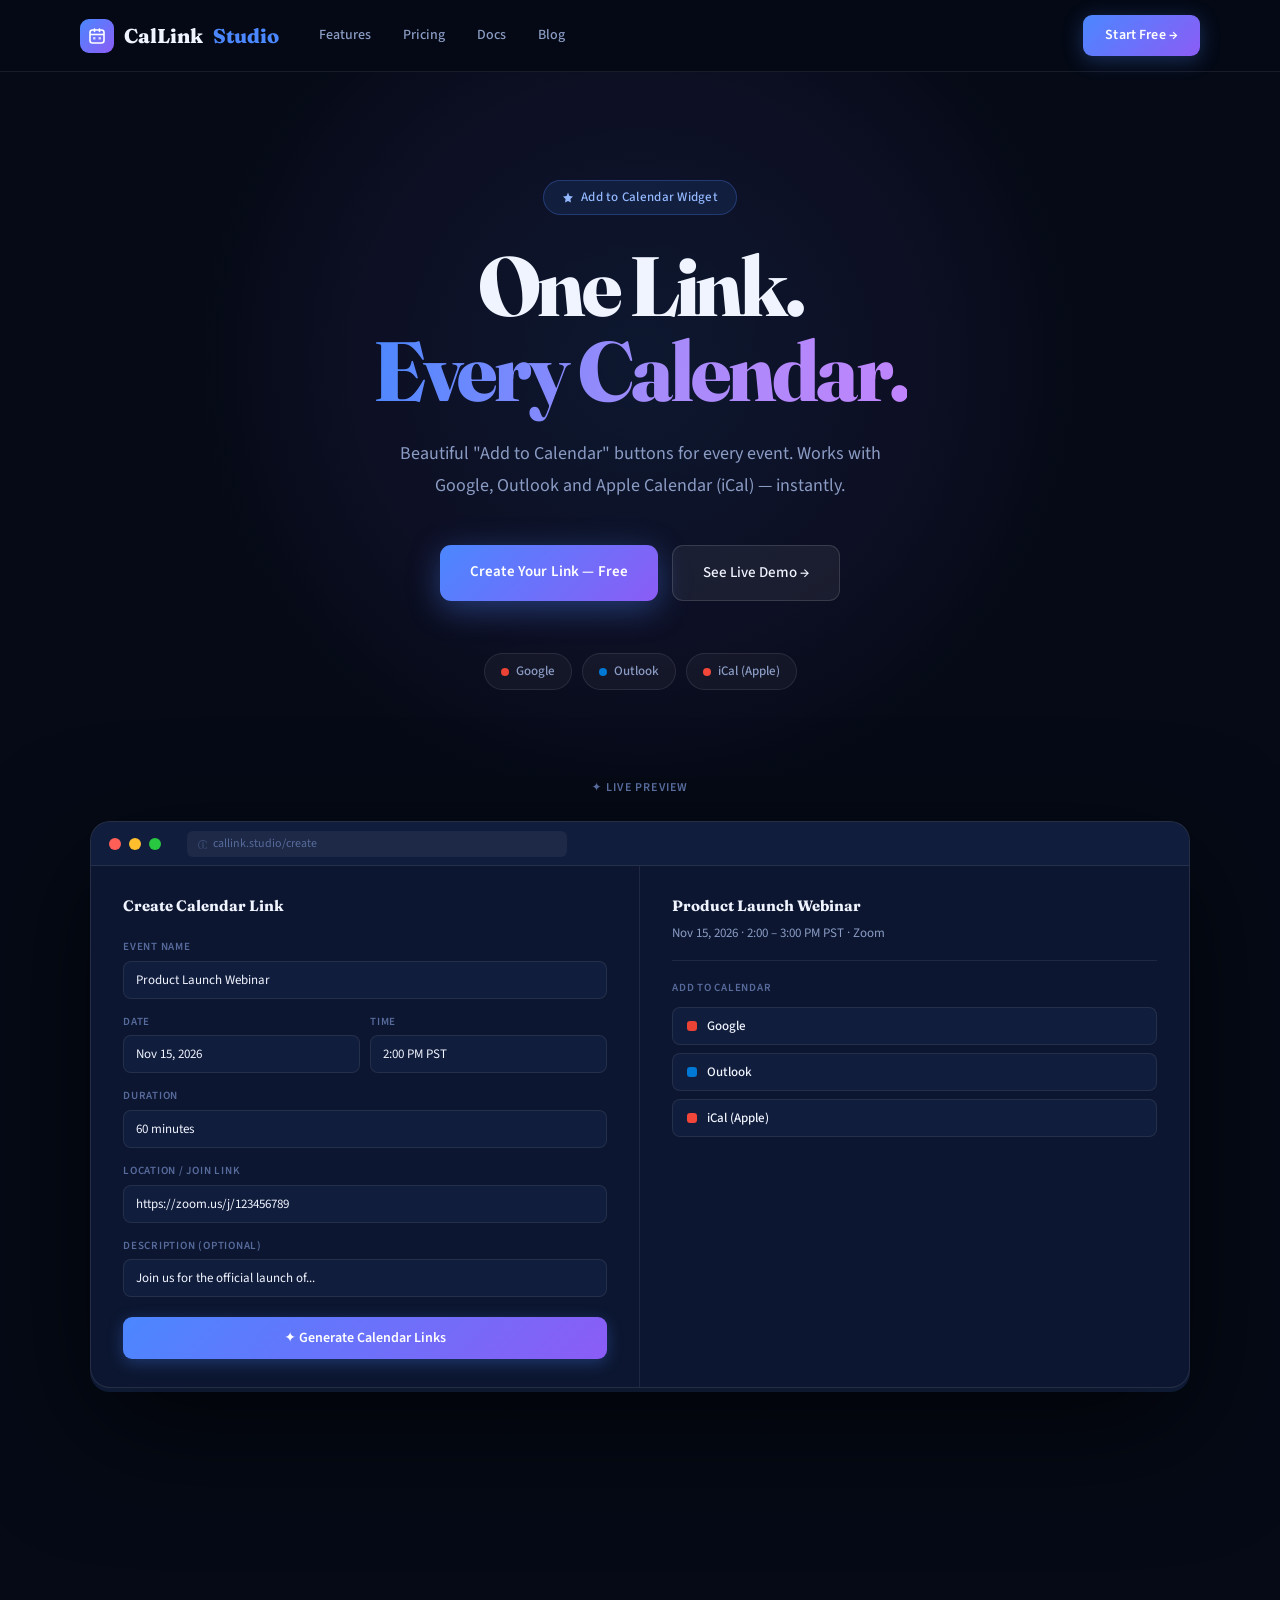
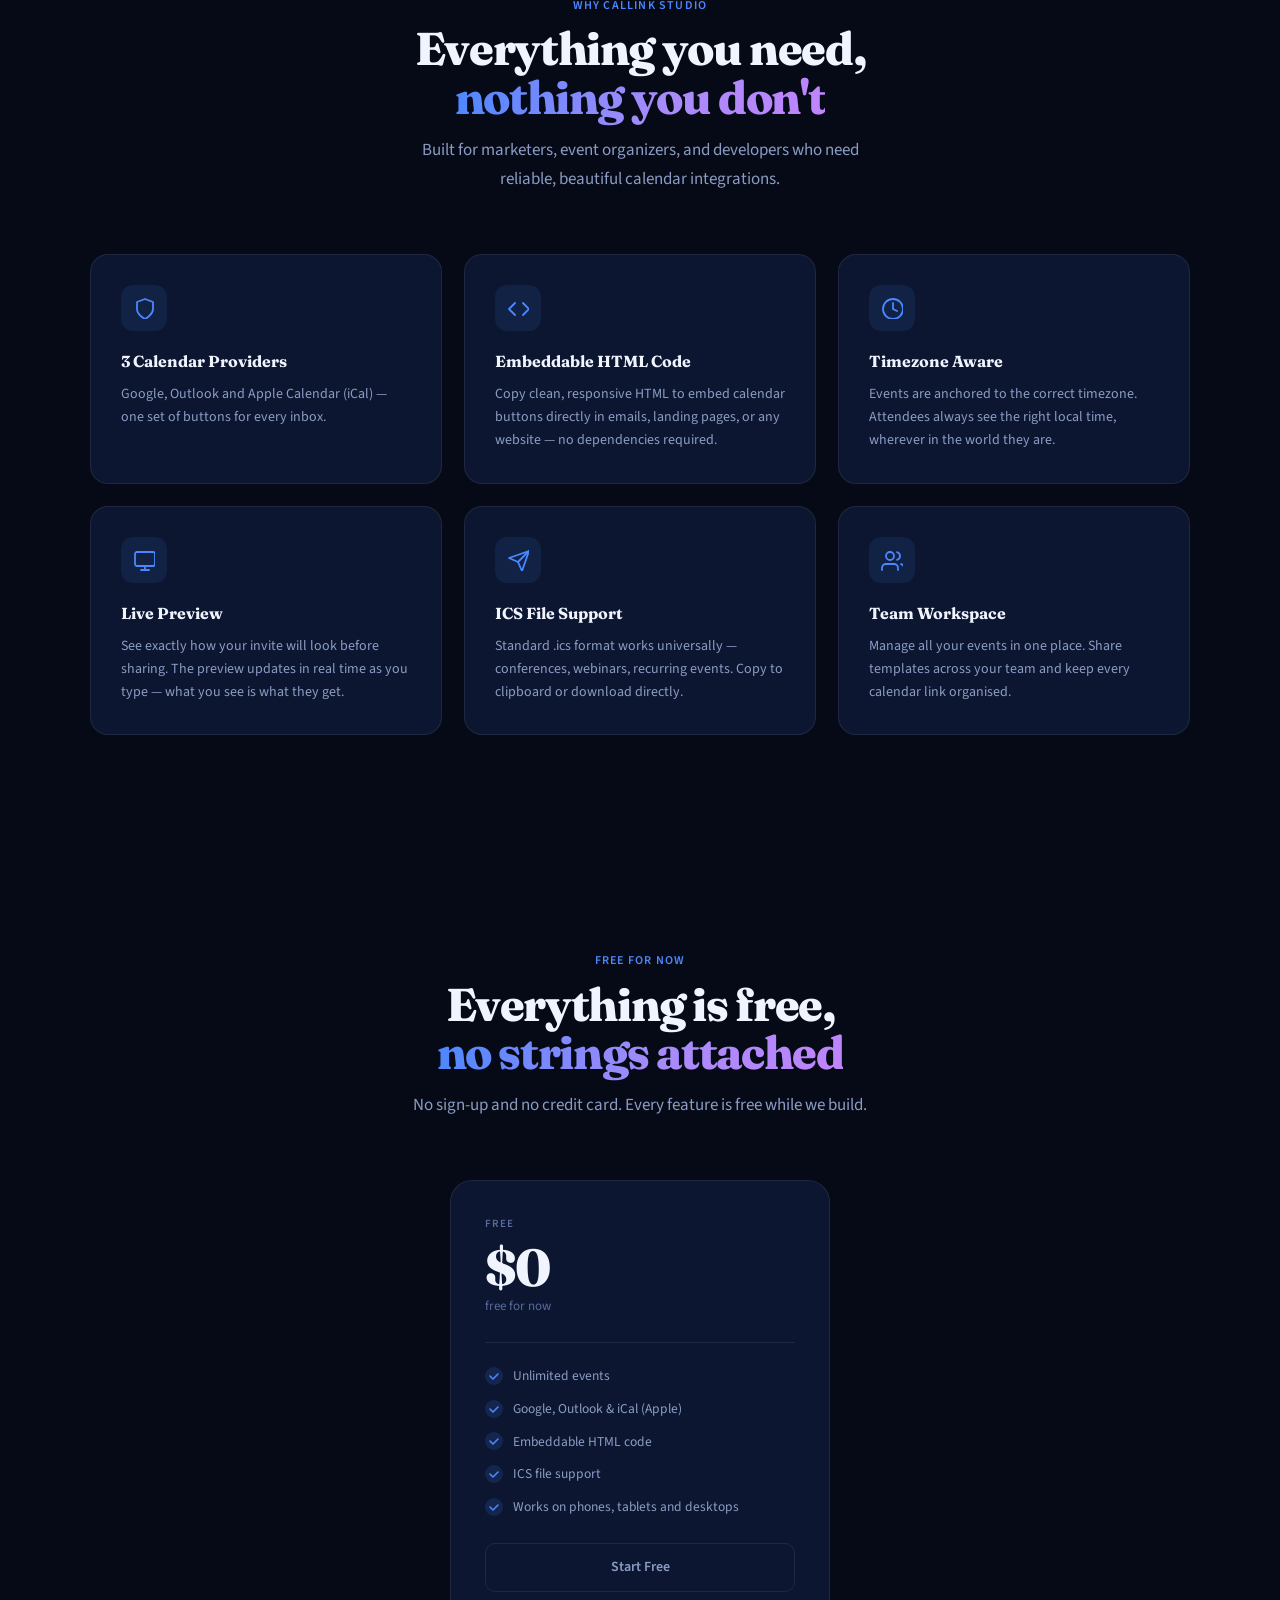
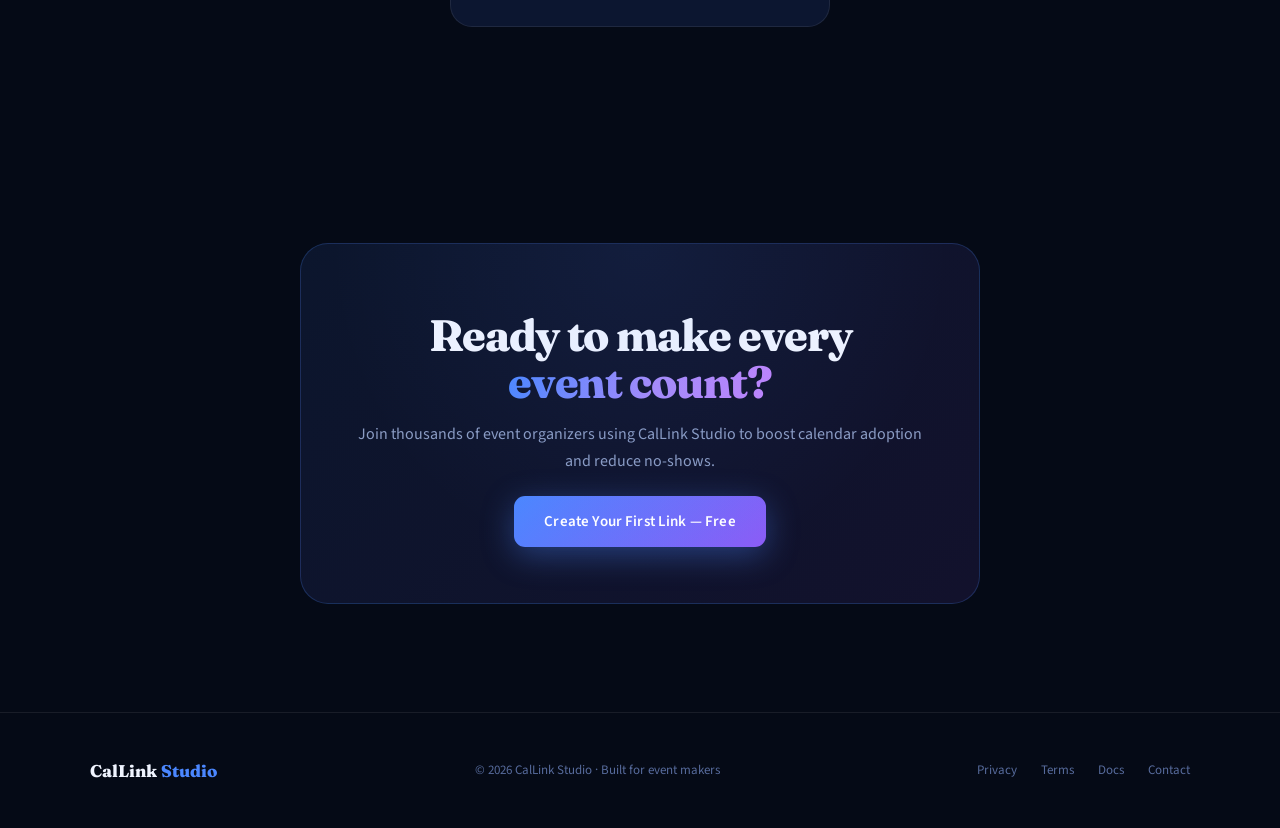
<file: index.html>
<!DOCTYPE html>
<html>
<head>
  <meta charset="utf-8">
<!--
Some of the files packed into this page (the "__bundler/manifest" data in this file, unpacked by the page’s script when it opens) are font files downloaded unchanged from Google Fonts (fonts.gstatic.com) when the page was saved. Google Fonts serves each family in pieces, one file per range of characters, so these may not be complete families. Each family’s license follows and still applies to its files. If you pass this file on, keep this comment in it.

Inter

Copyright 2020 The Inter Project Authors (https://github.com/rsms/inter)

This Font Software is licensed under the SIL Open Font License, Version 1.1.
This license is copied below, and is also available with a FAQ at:
https://scripts.sil.org/OFL


-----------------------------------------------------------
SIL OPEN FONT LICENSE Version 1.1 - 26 February 2007
-----------------------------------------------------------

PREAMBLE
The goals of the Open Font License (OFL) are to stimulate worldwide
development of collaborative font projects, to support the font creation
efforts of academic and linguistic communities, and to provide a free and
open framework in which fonts may be shared and improved in partnership
with others.

The OFL allows the licensed fonts to be used, studied, modified and
redistributed freely as long as they are not sold by themselves. The
fonts, including any derivative works, can be bundled, embedded,
redistributed and/or sold with any software provided that any reserved
names are not used by derivative works. The fonts and derivatives,
however, cannot be released under any other type of license. The
requirement for fonts to remain under this license does not apply
to any document created using the fonts or their derivatives.

DEFINITIONS
"Font Software" refers to the set of files released by the Copyright
Holder(s) under this license and clearly marked as such. This may
include source files, build scripts and documentation.

"Reserved Font Name" refers to any names specified as such after the
copyright statement(s).

"Original Version" refers to the collection of Font Software components as
distributed by the Copyright Holder(s).

"Modified Version" refers to any derivative made by adding to, deleting,
or substituting -- in part or in whole -- any of the components of the
Original Version, by changing formats or by porting the Font Software to a
new environment.

"Author" refers to any designer, engineer, programmer, technical
writer or other person who contributed to the Font Software.

PERMISSION & CONDITIONS
Permission is hereby granted, free of charge, to any person obtaining
a copy of the Font Software, to use, study, copy, merge, embed, modify,
redistribute, and sell modified and unmodified copies of the Font
Software, subject to the following conditions:

1) Neither the Font Software nor any of its individual components,
in Original or Modified Versions, may be sold by itself.

2) Original or Modified Versions of the Font Software may be bundled,
redistributed and/or sold with any software, provided that each copy
contains the above copyright notice and this license. These can be
included either as stand-alone text files, human-readable headers or
in the appropriate machine-readable metadata fields within text or
binary files as long as those fields can be easily viewed by the user.

3) No Modified Version of the Font Software may use the Reserved Font
Name(s) unless explicit written permission is granted by the corresponding
Copyright Holder. This restriction only applies to the primary font name as
presented to the users.

4) The name(s) of the Copyright Holder(s) or the Author(s) of the Font
Software shall not be used to promote, endorse or advertise any
Modified Version, except to acknowledge the contribution(s) of the
Copyright Holder(s) and the Author(s) or with their explicit written
permission.

5) The Font Software, modified or unmodified, in part or in whole,
must be distributed entirely under this license, and must not be
distributed under any other license. The requirement for fonts to
remain under this license does not apply to any document created
using the Font Software.

TERMINATION
This license becomes null and void if any of the above conditions are
not met.

DISCLAIMER
THE FONT SOFTWARE IS PROVIDED "AS IS", WITHOUT WARRANTY OF ANY KIND,
EXPRESS OR IMPLIED, INCLUDING BUT NOT LIMITED TO ANY WARRANTIES OF
MERCHANTABILITY, FITNESS FOR A PARTICULAR PURPOSE AND NONINFRINGEMENT
OF COPYRIGHT, PATENT, TRADEMARK, OR OTHER RIGHT. IN NO EVENT SHALL THE
COPYRIGHT HOLDER BE LIABLE FOR ANY CLAIM, DAMAGES OR OTHER LIABILITY,
INCLUDING ANY GENERAL, SPECIAL, INDIRECT, INCIDENTAL, OR CONSEQUENTIAL
DAMAGES, WHETHER IN AN ACTION OF CONTRACT, TORT OR OTHERWISE, ARISING
FROM, OUT OF THE USE OR INABILITY TO USE THE FONT SOFTWARE OR FROM
OTHER DEALINGS IN THE FONT SOFTWARE.

Syne

Copyright 2017 The Syne Project Authors (https://gitlab.com/bonjour-monde/fonderie/syne-typeface)

This Font Software is licensed under the SIL Open Font License, Version 1.1.
This license is copied below, and is also available with a FAQ at:
https://scripts.sil.org/OFL


-----------------------------------------------------------
SIL OPEN FONT LICENSE Version 1.1 - 26 February 2007
-----------------------------------------------------------

PREAMBLE
The goals of the Open Font License (OFL) are to stimulate worldwide
development of collaborative font projects, to support the font creation
efforts of academic and linguistic communities, and to provide a free and
open framework in which fonts may be shared and improved in partnership
with others.

The OFL allows the licensed fonts to be used, studied, modified and
redistributed freely as long as they are not sold by themselves. The
fonts, including any derivative works, can be bundled, embedded,
redistributed and/or sold with any software provided that any reserved
names are not used by derivative works. The fonts and derivatives,
however, cannot be released under any other type of license. The
requirement for fonts to remain under this license does not apply
to any document created using the fonts or their derivatives.

DEFINITIONS
"Font Software" refers to the set of files released by the Copyright
Holder(s) under this license and clearly marked as such. This may
include source files, build scripts and documentation.

"Reserved Font Name" refers to any names specified as such after the
copyright statement(s).

"Original Version" refers to the collection of Font Software components as
distributed by the Copyright Holder(s).

"Modified Version" refers to any derivative made by adding to, deleting,
or substituting -- in part or in whole -- any of the components of the
Original Version, by changing formats or by porting the Font Software to a
new environment.

"Author" refers to any designer, engineer, programmer, technical
writer or other person who contributed to the Font Software.

PERMISSION & CONDITIONS
Permission is hereby granted, free of charge, to any person obtaining
a copy of the Font Software, to use, study, copy, merge, embed, modify,
redistribute, and sell modified and unmodified copies of the Font
Software, subject to the following conditions:

1) Neither the Font Software nor any of its individual components,
in Original or Modified Versions, may be sold by itself.

2) Original or Modified Versions of the Font Software may be bundled,
redistributed and/or sold with any software, provided that each copy
contains the above copyright notice and this license. These can be
included either as stand-alone text files, human-readable headers or
in the appropriate machine-readable metadata fields within text or
binary files as long as those fields can be easily viewed by the user.

3) No Modified Version of the Font Software may use the Reserved Font
Name(s) unless explicit written permission is granted by the corresponding
Copyright Holder. This restriction only applies to the primary font name as
presented to the users.

4) The name(s) of the Copyright Holder(s) or the Author(s) of the Font
Software shall not be used to promote, endorse or advertise any
Modified Version, except to acknowledge the contribution(s) of the
Copyright Holder(s) and the Author(s) or with their explicit written
permission.

5) The Font Software, modified or unmodified, in part or in whole,
must be distributed entirely under this license, and must not be
distributed under any other license. The requirement for fonts to
remain under this license does not apply to any document created
using the Font Software.

TERMINATION
This license becomes null and void if any of the above conditions are
not met.

DISCLAIMER
THE FONT SOFTWARE IS PROVIDED "AS IS", WITHOUT WARRANTY OF ANY KIND,
EXPRESS OR IMPLIED, INCLUDING BUT NOT LIMITED TO ANY WARRANTIES OF
MERCHANTABILITY, FITNESS FOR A PARTICULAR PURPOSE AND NONINFRINGEMENT
OF COPYRIGHT, PATENT, TRADEMARK, OR OTHER RIGHT. IN NO EVENT SHALL THE
COPYRIGHT HOLDER BE LIABLE FOR ANY CLAIM, DAMAGES OR OTHER LIABILITY,
INCLUDING ANY GENERAL, SPECIAL, INDIRECT, INCIDENTAL, OR CONSEQUENTIAL
DAMAGES, WHETHER IN AN ACTION OF CONTRACT, TORT OR OTHERWISE, ARISING
FROM, OUT OF THE USE OR INABILITY TO USE THE FONT SOFTWARE OR FROM
OTHER DEALINGS IN THE FONT SOFTWARE.

-->
  <title>CalLink Studio</title>
  <style>
    * { margin: 0; padding: 0; box-sizing: border-box; }
    body { background: #faf9f5; display: flex; align-items: center; justify-content: center; min-height: 100vh; font-family: -apple-system, BlinkMacSystemFont, sans-serif; }
    #__bundler_loading { position: fixed; bottom: 20px; right: 20px; font: 13px/1.4 -apple-system, BlinkMacSystemFont, sans-serif; color: #666; background: #fff; padding: 8px 14px; border-radius: 8px; box-shadow: 0 1px 4px rgba(0,0,0,0.12); z-index: 10000; }
    #__bundler_thumbnail { position: fixed; inset: 0; width: 100%; height: 100%; display: flex; align-items: center; justify-content: center; background: #faf9f5; z-index: 9999; }
    #__bundler_thumbnail svg { width: 100%; height: 100%; object-fit: contain; }
    #__bundler_placeholder { color: #999; font-size: 14px; }
  </style>
  <noscript>
    <style>#__bundler_loading { display: none; }</style>
    <div style="position:fixed;bottom:12px;left:12px;font:13px/1.4 -apple-system,BlinkMacSystemFont,sans-serif;color:#999;background:rgba(255,255,255,0.9);padding:6px 12px;border-radius:6px;box-shadow:0 1px 4px rgba(0,0,0,0.08);z-index:10000;">
      This page requires JavaScript to display.
    </div>
  </noscript>
</head>
<body>
  <div id="__bundler_placeholder">Loading CalLink Studio...</div>
  <div id="__bundler_loading">Unpacking...</div>

  <script>
    
document.addEventListener('DOMContentLoaded', async function() {
  const loading = document.getElementById('__bundler_loading');
  function setStatus(msg) { if (loading) loading.textContent = msg; }

  const FONT_MIME = /^(font[/]|application[/](x-)?font-|application[/]vnd\.ms-fontobject)/i;
  const MIME_TOKEN = /^[\w.+-]+[/][\w.+-]+$/;
  function toBase64(bytes) {
    let bin = '';
    for (let i = 0; i < bytes.length; i += 0x8000) {
      bin += String.fromCharCode.apply(null, bytes.subarray(i, i + 0x8000));
    }
    return btoa(bin);
  }

  // Error sink persists across replaceWith since it's on window, not the DOM.
  window.addEventListener('error', function(e) {
    // Failed resource loads (CSP-blocked links, scripts, images) fire plain
    // events at the element — warn only; real JS errors carry message/error.
    if (!e.message && !e.error && e.target && e.target !== window) {
      console.warn('[bundle] resource failed to load:',
        e.target.tagName, String(e.target.src || e.target.href || ''));
      return;
    }
    var p = document.body || document.documentElement;
    var d = document.getElementById('__bundler_err') || p.appendChild(document.createElement('div'));
    d.id = '__bundler_err';
    d.style.cssText = 'position:fixed;bottom:12px;left:12px;right:12px;font:12px/1.4 ui-monospace,monospace;background:#2a1215;color:#ff8a80;padding:10px 14px;border-radius:8px;border:1px solid #5c2b2e;z-index:99999;white-space:pre-wrap;max-height:40vh;overflow:auto';
    d.textContent = (d.textContent ? d.textContent + String.fromCharCode(10) : '') +
      '[bundle] ' + (e.message || e.type) +
      (e.filename ? ' (' + e.filename.slice(0, 60) + ':' + e.lineno + ')' : '');
  }, true);

  try {
    const manifestEl = document.querySelector('script[type="__bundler/manifest"]');
    const templateEl = document.querySelector('script[type="__bundler/template"]');
    if (!manifestEl || !templateEl) {
      setStatus('Error: missing bundle data');
      console.error('[bundler] Missing script tags — manifestEl:', !!manifestEl, 'templateEl:', !!templateEl);
      return;
    }

    const manifest = JSON.parse(manifestEl.textContent);
    let template = JSON.parse(templateEl.textContent);

    // Nested page bundles (iframe targets). Each ships ONCE, in the ROOT
    // document's manifest; frame srcs carry an about:blank#<uuid> marker
    // instead of a substitutable uuid. Every document mints the blobs for
    // its OWN frames — from local text at the root, or text obtained from
    // its DIRECT parent over the relay protocol below — so each frame
    // navigation stays same-origin with its initiator and a deduped page
    // loads at any depth on any host, including a file:// download's
    // opaque origins (where a blob minted by one document cannot be
    // navigated to by another).
    const pageOrderEl = document.querySelector('script[type="__bundler/page_order"]');
    const pageOrder = pageOrderEl ? JSON.parse(pageOrderEl.textContent) : [];
    const pageSet = new Set(pageOrder);
    const pageTexts = {};

    // ── Nested-page text protocol (parent-chain relay) ──
    // Page bundles ship once, in the ROOT document's manifest. Every
    // document mints the blobs for its OWN frames, obtaining page text
    // through a strict parent-chain relay: a document only ever SENDS to
    // its direct parent (which, for every document the publisher's own
    // runtime minted, is another publisher document) and only ACCEPTS
    // text from that direct parent; requests from below are honored only
    // for the document's own child frames, and the ROOT never sends
    // upward at all. That last rule is load-bearing: the artifact host's
    // frame-ancestors allows claude.ai (and friends) to frame an
    // artifact, so window.top can be a FOREIGN document — a top-addressed
    // protocol would hand page uuids to that ancestor and accept forged
    // "page text" from it, minting attacker HTML as an artifact-origin
    // blob document. The chain never touches the ancestor: requests stop
    // at the root, replies are origin-addressed per hop (never '*' when
    // an origin exists), and both directions are origin-gated (on https
    // a foreign sender's origin can never equal this document's; in
    // opaque contexts — file:// — everything serializes as 'null', where
    // an embedded EXTERNAL frame still fails the gate by carrying its
    // own real origin, and a sandboxed child of such a frame is excluded
    // by the own-child-frames check plus uuid unguessability). Shape is
    // deny-by-default: one request form, one reply form, no error
    // replies.
    // window.origin is the SERIALIZED SECURITY origin ('null' in opaque
    // contexts such as a sandboxed preview iframe) — location.origin is
    // computed from the URL and stays 'https://…' even when the document
    // is sandboxed, which would misgate every opaque chain.
    const OWN_TARGET = /^https?:[/][/]/.test(window.origin || '')
      ? window.origin
      : '*';
    function trustedOrigin(e) {
      if (e.origin === window.origin) return true; // https chains; opaque==opaque
      // file:// trees: Chrome serializes the file document's origin as
      // 'file://' while the blob: documents it mints serialize as 'null',
      // so the two legitimate shapes can never string-match — accept the
      // pair in both directions. https origins never serialize as either,
      // and sender identity (own child frame / direct parent) is checked
      // separately.
      return (
        (e.origin === 'null' &&
          (window.origin === 'file://' ||
            window.location.protocol === 'file:')) ||
        (/^file:/.test(e.origin) && window.origin === 'null')
      );
    }
    // Non-empty only in the root document (nested bundles ship an empty
    // island), so it doubles as the root marker: the root answers from
    // local text and treats a miss as authoritative — never relaying to
    // its (possibly foreign) parent.
    const isPageRoot = pageOrder.length > 0;
    const blobUrls = {};
    const resourceBlobs = {};
    const UUID_SHAPE = /^[0-9a-f]{8}-[0-9a-f]{4}-[0-9a-f]{4}-[0-9a-f]{4}-[0-9a-f]{12}$/;
    const pendingFrames = {}; // uuid -> [{el, frag}] awaiting text for own frames
    const pendingRelays = {}; // uuid -> [childWindow] awaiting text to pass down
    function mountPage(el, frag, text) {
      const pageBlob = new Blob([text], { type: 'text/html' });
      const u = URL.createObjectURL(pageBlob);
      resourceBlobs[u] = pageBlob;
      el.src = u + frag;
    }
    function deliverPage(uuid, text) {
      const frames = pendingFrames[uuid];
      delete pendingFrames[uuid];
      if (frames) for (const f of frames) mountPage(f.el, f.frag, text);
      const relays = pendingRelays[uuid];
      delete pendingRelays[uuid];
      if (relays) {
        for (const cw of relays) {
          try { cw.postMessage({ __bundler_page: uuid, __bundler_text: text }, OWN_TARGET); } catch (err) { /* gone */ }
        }
      }
    }
    function ownFrameWindows() {
      const out = [];
      for (const f of Array.from(document.querySelectorAll('iframe'))) {
        try { if (f.contentWindow) out.push(f.contentWindow); } catch (err) { /* detached */ }
      }
      return out;
    }
    window.addEventListener('message', function (e) {
      const d = e.data;
      if (!d || typeof d !== 'object' || !e.source) return;
      // Origin gate first; the structural checks below (own-child-frames
      // for requests, direct-parent + solicited-uuid for replies, the
      // root's never-relay rule) are what hold in fully opaque chains
      // where origin strings can't discriminate — a sandboxed root's
      // FOREIGN wrapper still fails all three even though both serialize
      // as real-vs-'null' rather than matching.
      if (!trustedOrigin(e)) return;
      if (typeof d.__bundler_need === 'string' && UUID_SHAPE.test(d.__bundler_need)) {
        // Requests are honored only for this document's own child frames.
        if (ownFrameWindows().indexOf(e.source) < 0) return;
        const uuid = d.__bundler_need;
        const text = pageTexts[uuid];
        if (typeof text === 'string') {
          try { e.source.postMessage({ __bundler_page: uuid, __bundler_text: text }, OWN_TARGET); } catch (err) { /* gone */ }
          return;
        }
        if (isPageRoot || window.parent === window) return; // authoritative miss
        const waiting = pendingRelays[uuid];
        if (waiting) {
          if (waiting.indexOf(e.source) < 0) waiting.push(e.source);
          return;
        }
        // Never-answered uuids would otherwise accumulate forever under a
        // request spray; past the cap (far above any real page count) new
        // relays are dropped rather than remembered.
        if (Object.keys(pendingRelays).length >= 128) return;
        pendingRelays[uuid] = [e.source];
        window.parent.postMessage({ __bundler_need: uuid }, OWN_TARGET);
      } else if (
        typeof d.__bundler_page === 'string' &&
        UUID_SHAPE.test(d.__bundler_page) &&
        typeof d.__bundler_text === 'string'
      ) {
        // The shape test is load-bearing beyond tidiness: the solicited
        // check below uses the in operator, which matches prototype keys
        // ('__proto__', 'constructor') — an unshaped key would reach
        // deliverPage and throw, painting the error banner.
        // Text is accepted only from the direct parent — the document
        // that minted this one.
        if (e.source !== window.parent || window.parent === window) return;
        if (!(d.__bundler_page in pendingFrames) && !(d.__bundler_page in pendingRelays)) return;
        deliverPage(d.__bundler_page, d.__bundler_text);
      }
    });

    const uuids = Object.keys(manifest);
    setStatus('Unpacking ' + uuids.length + ' assets...');

    await Promise.all(uuids.map(async (uuid) => {
      const entry = manifest[uuid];
      try {
        const binaryStr = atob(entry.data);
        const bytes = new Uint8Array(binaryStr.length);
        for (let i = 0; i < binaryStr.length; i++) bytes[i] = binaryStr.charCodeAt(i);

        let finalBytes = bytes;
        if (entry.compressed) {
          if (typeof DecompressionStream !== 'undefined') {
            const ds = new DecompressionStream('gzip');
            const writer = ds.writable.getWriter();
            const reader = ds.readable.getReader();
            writer.write(bytes);
            writer.close();
            const chunks = [];
            let totalLen = 0;
            while (true) {
              const { done, value } = await reader.read();
              if (done) break;
              chunks.push(value);
              totalLen += value.length;
            }
            finalBytes = new Uint8Array(totalLen);
            let offset = 0;
            for (const chunk of chunks) { finalBytes.set(chunk, offset); offset += chunk.length; }
          } else {
            console.warn('DecompressionStream not available, asset ' + uuid + ' may not render');
          }
        }

        if (pageSet.has(uuid)) {
          pageTexts[uuid] = new TextDecoder().decode(finalBytes);
          return;
        }
        if (FONT_MIME.test(entry.mime) && MIME_TOKEN.test(entry.mime)) {
          // Strict artifact hosts allow font-src data: but not blob:.
          blobUrls[uuid] = 'data:' + entry.mime + ';base64,' +
            (entry.compressed ? toBase64(finalBytes) : entry.data);
        } else {
          const blob = new Blob([finalBytes], { type: entry.mime });
          blobUrls[uuid] = URL.createObjectURL(blob);
          resourceBlobs[blobUrls[uuid]] = blob;
        }
      } catch (err) {
        console.error('Failed to decode asset ' + uuid + ':', err);
        const blob = new Blob([], { type: entry.mime });
        blobUrls[uuid] = URL.createObjectURL(blob);
        resourceBlobs[blobUrls[uuid]] = blob;
      }
    }));

    const extResEl = document.querySelector('script[type="__bundler/ext_resources"]');
    const extResources = extResEl ? JSON.parse(extResEl.textContent) : [];
    const resourceMap = {};
    for (const entry of extResources) {
      if (blobUrls[entry.uuid]) resourceMap[entry.id] = blobUrls[entry.uuid];
    }

    // Artifact-host CSP (connect-src 'self') refuses fetch() of blob: URLs —
    // consumers read these Blobs directly. Survives the swap like the error sink.
    window.__resourceBlobs = resourceBlobs;

    setStatus('Rendering...');
    // Page uuids have no blob here — they ride inside about:blank#<uuid>
    // frame markers the pass below resolves after the swap.
    for (const uuid of uuids) {
      if (pageSet.has(uuid)) continue;
      template = template.split(uuid).join(blobUrls[uuid]);
    }

    // Strip integrity + crossorigin — blob URLs from a file:// document inherit
    // a null origin, so crossorigin forces a CORS fetch that SRI then rejects.
    // The manifest bytes are ours; SRI protects against CDN compromise, not this.
    // appifacts: only on tags now pointing at OUR blob: URLs. A reference the
    // bundler left live-fetched (an absolute x-import, a runtime dependency it
    // could not embed, an authored external script) keeps the pin it was
    // written with: that fetch is exactly what SRI protects. (A crossorigin
    // on a parent whose child carries the blob — <video crossorigin><source>
    // — is left alone too; the attribute is then the author's to drop.)
    template = template.replace(/<[a-z][^>]*>/gi, (tag) => /\s(?:src|href|srcset|poster|data|xlink:href)="blob:/i.test(tag) ? tag.replace(/\s+integrity="[^"]*"/gi, '').replace(/\s+crossorigin="[^"]*"/gi, '') : tag);

    const resourceScript = '<script>window.__resources = ' +
      JSON.stringify(resourceMap).replace(/<\//g, '<\\/') +
      ';</' + 'script>';
    // Inject after <head> so the DOCTYPE stays first; prepending the script
    // would push the parser into quirks mode. DOMParser always emits a <head>
    // (synthesizing one if the source HTML omitted it) but may carry
    // attributes through, so match the full opening tag. slice() rather than
    // replace() keeps us clear of $-pattern substitution in resourceScript.
    const headOpen = template.match(/<head[^>]*>/i);
    if (headOpen) {
      const i = headOpen.index + headOpen[0].length;
      template = template.slice(0, i) + resourceScript + template.slice(i);
    }

    // Parse the template and swap the root element. Scripts inserted via
    // DOMParser/replaceWith are inert per spec — re-create each with
    // createElement so they execute, awaiting onload for src scripts to
    // preserve ordering (React before ReactDOM before Babel before text/babel).
    const doc = new DOMParser().parseFromString(template, 'text/html');
    document.documentElement.replaceWith(doc.documentElement);

    // Resolve page-frame markers: mint this document's own blob for each
    // framed page — from local text when this is the root, otherwise by
    // asking the direct parent over the relay protocol above. An
    // unanswered request leaves the frame on about:blank, the same
    // degraded state as a refused embed.
    {
      const MARKER = /^about:blank#([0-9a-f]{8}-[0-9a-f]{4}-[0-9a-f]{4}-[0-9a-f]{4}-[0-9a-f]{12})(#.*)?$/;
      const needed = [];
      for (const el of Array.from(document.querySelectorAll('iframe'))) {
        const m = MARKER.exec(el.getAttribute('src') || '');
        if (!m) continue;
        const text = pageTexts[m[1]];
        if (typeof text === 'string') {
          mountPage(el, m[2] || '', text);
        } else if (window.parent !== window && !isPageRoot) {
          const had = pendingFrames[m[1]];
          (pendingFrames[m[1]] = had || []).push({ el: el, frag: m[2] || '' });
          if (!had) needed.push(m[1]);
        }
      }
      for (const uuid of needed) {
        window.parent.postMessage({ __bundler_need: uuid }, OWN_TARGET);
      }
    }

    const dead = Array.from(document.scripts);
    for (const old of dead) {
      const s = document.createElement('script');
      for (const a of old.attributes) s.setAttribute(a.name, a.value);
      s.textContent = old.textContent;
      // text/babel scripts with a src: read and inline. transformScriptTags
      // does XHR against the src, but blob:null/ from a file:// origin is
      // silently dropped. Inlining makes it a plain inline babel script,
      // which transformScriptTags handles unconditionally.
      if ((s.type === 'text/babel' || s.type === 'text/jsx') && s.src) {
        const pre = resourceBlobs[s.src.split('#')[0]];
        s.textContent = pre ? await pre.text() : await (await fetch(s.src)).text();
        s.removeAttribute('src');
      }
      const p = s.src ? new Promise(function(r) { s.onload = s.onerror = r; }) : null;
      old.replaceWith(s);
      if (p) await p;
    }
    // Babel standalone auto-transforms type=text/babel on DOMContentLoaded,
    // which fired before we swapped the document. Trigger manually if present.
    if (window.Babel && typeof window.Babel.transformScriptTags === 'function') {
      window.Babel.transformScriptTags();
    }
  } catch (err) {
    setStatus('Error unpacking: ' + err.message);
    console.error('Bundle unpack error:', err);
  }
});

  </script>

  <script type="__bundler/manifest">
{}
  </script>

  <script type="__bundler/ext_resources">
[]
  </script>

  <script type="__bundler/page_order">
[]
  </script>

  <script type="__bundler/template">
"<!DOCTYPE html>\n<html><head><meta name=\"hz:slide-selector\" content=\"[data-canvas-width]\"><meta name=\"hz:canvas-width\" content=\"1440\"><meta name=\"hz:canvas-height\" content=\"3500\"><\u002Fhead><body data-canvas-width=\"1440\" data-canvas-height=\"3500\" data-document-role=\"page\" data-label=\"Landing Page\"><helmet>\n  <title>CalLink Studio<\u002Ftitle>\n  <link rel=\"preconnect\" href=\"https://fonts.googleapis.com\">\n  <link rel=\"preconnect\" href=\"https://fonts.gstatic.com\" crossorigin=\"\">\n  <link href=\"https://fonts.googleapis.com/css2?family=Fraunces:opsz,wght@9..144,400;9..144,500;9..144,600;9..144,700;9..144,800&family=Source+Sans+3:wght@400;500;600;700&display=swap\" rel=\"stylesheet\">\n  <style>\n    /* $preview: {\"width\": 1440, \"height\": 3600} */\n    :root {\n      --bg: #050A16;\n      --surf: #0C1630;\n      --surf2: #111D3C;\n      --border: rgba(255,255,255,0.08);\n      --acc: #4B87FF;\n      --acc2: #8B5CF6;\n      --txt: #F0F4FF;\n      --txt2: #8B9CC4;\n      --txt3: #576B9C;\n    }\n    * { box-sizing: border-box; margin: 0; padding: 0; }\n    body {\n      background: #050A16;\n      color: #F0F4FF;\n      font-family: 'Source Sans 3', system-ui, sans-serif;\n      font-size: 16px;\n      line-height: 1.6;\n      overflow-x: hidden;\n    }\n    .grad {\n      background: linear-gradient(100deg, #4B87FF 0%, #A78BFA 55%, #C084FC 100%);\n      -webkit-background-clip: text;\n      -webkit-text-fill-color: transparent;\n      background-clip: text;\n    }\n\n    /* NAV */\n    .nav {\n      position: sticky; top: 0; z-index: 100;\n      height: 72px;\n      background: rgba(5,10,22,0.88);\n      backdrop-filter: blur(24px);\n      border-bottom: 1px solid rgba(255,255,255,0.08);\n    }\n    .nav-inner {\n      max-width: 1200px; margin: 0 auto;\n      padding: 0 40px; height: 100%;\n      display: flex; align-items: center; gap: 40px;\n    }\n    .logo {\n      display: flex; align-items: center; gap: 10px;\n      font-family: 'Fraunces', Georgia, serif; font-weight: 800; font-size: 20px;\n      color: #F0F4FF; text-decoration: none; flex-shrink: 0;\n    }\n    .logo-icon {\n      width: 34px; height: 34px;\n      background: linear-gradient(135deg, #4B87FF, #8B5CF6);\n      border-radius: 9px;\n      display: flex; align-items: center; justify-content: center;\n    }\n    .logo-accent { color: #4B87FF; }\n    .nav-links { display: flex; gap: 32px; margin-right: auto; }\n    .nav-links a {\n      color: #8B9CC4; text-decoration: none;\n      font-size: 14px; font-weight: 500; transition: color .2s;\n    }\n    .nav-links a:hover { color: #F0F4FF; }\n    .btn-nav {\n      padding: 9px 22px;\n      background: linear-gradient(135deg, #4B87FF, #8B5CF6);\n      border-radius: 9px; color: #fff;\n      font-weight: 600; font-size: 14px; text-decoration: none;\n      flex-shrink: 0; letter-spacing: .01em;\n      box-shadow: 0 4px 20px rgba(75,135,255,.3);\n    }\n\n    /* HERO */\n    .hero {\n      padding: 108px 40px 88px;\n      text-align: center;\n      position: relative; overflow: hidden;\n    }\n    .hero-glow {\n      position: absolute; top: -160px; left: 50%;\n      transform: translateX(-50%);\n      width: 900px; height: 900px;\n      background: radial-gradient(circle, rgba(75,135,255,.11) 0%, rgba(139,92,246,.06) 45%, transparent 70%);\n      pointer-events: none;\n    }\n    .hero-inner { max-width: 820px; margin: 0 auto; position: relative; }\n    .badge {\n      display: inline-flex; align-items: center; gap: 8px;\n      padding: 6px 18px;\n      background: rgba(75,135,255,.1);\n      border: 1px solid rgba(75,135,255,.28);\n      border-radius: 100px;\n      font-size: 13px; font-weight: 500; color: #93B8FF;\n      margin-bottom: 28px; letter-spacing: .02em;\n    }\n    .badge-star { color: #93B8FF; }\n    .hero h1 {\n      font-family: 'Fraunces', Georgia, serif; font-weight: 800;\n      font-size: 84px; line-height: 1.02;\n      letter-spacing: -.04em; margin-bottom: 24px;\n    }\n    .hero-sub {\n      font-size: 18px; color: #8B9CC4;\n      max-width: 540px; margin: 0 auto 44px; line-height: 1.75;\n    }\n    .hero-ctas {\n      display: flex; gap: 14px; justify-content: center;\n      flex-wrap: wrap; margin-bottom: 52px;\n    }\n    .btn-primary {\n      padding: 15px 30px;\n      background: linear-gradient(135deg, #4B87FF, #8B5CF6);\n      border-radius: 11px; color: #fff;\n      font-weight: 600; font-size: 15px; text-decoration: none;\n      box-shadow: 0 8px 32px rgba(75,135,255,.38);\n      letter-spacing: .01em;\n    }\n    .btn-secondary {\n      padding: 15px 30px;\n      background: rgba(255,255,255,.06);\n      border: 1px solid rgba(255,255,255,.13);\n      border-radius: 11px; color: #F0F4FF;\n      font-weight: 500; font-size: 15px; text-decoration: none;\n    }\n    .platforms {\n      display: flex; gap: 10px; justify-content: center; flex-wrap: wrap;\n    }\n    .pill {\n      padding: 7px 16px;\n      background: rgba(255,255,255,.04);\n      border: 1px solid rgba(255,255,255,.09);\n      border-radius: 100px; font-size: 13px;\n      color: #8B9CC4; font-weight: 500;\n      display: inline-flex; align-items: center; gap: 7px;\n    }\n    .pill-dot {\n      width: 8px; height: 8px; border-radius: 50%; flex-shrink: 0;\n    }\n\n    /* MOCKUP */\n    .mockup-section { padding: 0 40px 100px; }\n    .mockup-label {\n      text-align: center; font-size: 12px; font-weight: 600;\n      text-transform: uppercase; letter-spacing: .1em;\n      color: #576B9C; margin-bottom: 24px;\n    }\n    .mockup-wrap {\n      max-width: 1100px; margin: 0 auto;\n      background: #0C1630;\n      border: 1px solid rgba(255,255,255,.1);\n      border-radius: 20px; overflow: hidden;\n      box-shadow: 0 4px 0 rgba(75,135,255,.15), 0 40px 120px rgba(0,0,0,.65), inset 0 1px 0 rgba(255,255,255,.06);\n    }\n    .browser-bar {\n      height: 44px; background: #111D3C;\n      border-bottom: 1px solid rgba(255,255,255,0.08);\n      display: flex; align-items: center; padding: 0 18px; gap: 8px;\n    }\n    .dot { width: 12px; height: 12px; border-radius: 50%; }\n    .dot-r { background: #FF5F57; }\n    .dot-y { background: #FFBE2E; }\n    .dot-g { background: #28C840; }\n    .url-bar {\n      margin: 0 18px; flex: 1; max-width: 380px;\n      height: 26px; background: rgba(255,255,255,.05);\n      border-radius: 6px; display: flex; align-items: center;\n      padding: 0 10px; font-size: 12px; color: #576B9C;\n      gap: 6px;\n    }\n    .app-body { display: grid; grid-template-columns: 1fr 1fr; }\n    .app-form {\n      padding: 28px 32px;\n      border-right: 1px solid rgba(255,255,255,0.08);\n    }\n    .app-form-title {\n      font-family: 'Fraunces', Georgia, serif; font-weight: 700;\n      font-size: 15px; color: #F0F4FF; margin-bottom: 20px;\n    }\n    .field-group { margin-bottom: 14px; }\n    .field-label {\n      font-size: 11px; font-weight: 600; color: #576B9C;\n      text-transform: uppercase; letter-spacing: .07em; margin-bottom: 5px;\n    }\n    .field-input {\n      width: 100%; background: #111D3C;\n      border: 1px solid rgba(255,255,255,0.08); border-radius: 8px;\n      padding: 9px 12px; color: #F0F4FF; font-size: 13px;\n      font-family: inherit;\n    }\n    .field-row { display: grid; grid-template-columns: 1fr 1fr; gap: 10px; }\n    .gen-btn {\n      width: 100%; margin-top: 6px;\n      padding: 11px;\n      background: linear-gradient(135deg, #4B87FF, #8B5CF6);\n      border: none; border-radius: 9px;\n      color: #fff; font-weight: 600; font-size: 14px;\n      cursor: pointer; font-family: inherit;\n      box-shadow: 0 4px 16px rgba(75,135,255,.3);\n    }\n    .app-preview { padding: 28px 32px; }\n    .preview-hd {\n      margin-bottom: 18px;\n      padding-bottom: 16px;\n      border-bottom: 1px solid rgba(255,255,255,0.08);\n    }\n    .preview-event-name {\n      font-family: 'Fraunces', Georgia, serif; font-weight: 700;\n      font-size: 15px; color: #F0F4FF; margin-bottom: 5px;\n    }\n    .preview-event-meta { font-size: 13px; color: #8B9CC4; }\n    .preview-label {\n      font-size: 11px; font-weight: 600; color: #576B9C;\n      text-transform: uppercase; letter-spacing: .07em; margin-bottom: 10px;\n    }\n    .cal-btns { display: flex; flex-direction: column; gap: 8px; }\n    .cal-btn {\n      display: flex; align-items: center; gap: 10px;\n      padding: 9px 14px;\n      background: #111D3C;\n      border: 1px solid rgba(255,255,255,0.08); border-radius: 8px;\n      font-size: 13px; color: #F0F4FF; font-weight: 500;\n      font-family: inherit; cursor: pointer;\n    }\n    .cal-dot {\n      width: 10px; height: 10px; border-radius: 3px; flex-shrink: 0;\n    }\n\n    /* FEATURES */\n    .features { padding: 108px 40px; }\n    .section-eyebrow {\n      text-align: center; font-size: 12px; font-weight: 600;\n      text-transform: uppercase; letter-spacing: .1em;\n      color: #4B87FF; margin-bottom: 10px;\n    }\n    .section-h {\n      text-align: center;\n      font-family: 'Fraunces', Georgia, serif; font-weight: 800;\n      font-size: 46px; letter-spacing: -.03em;\n      margin-bottom: 14px; line-height: 1.05;\n    }\n    .section-p {\n      text-align: center; color: #8B9CC4; font-size: 17px;\n      max-width: 480px; margin: 0 auto 60px; line-height: 1.7;\n    }\n    .feat-grid {\n      max-width: 1100px; margin: 0 auto;\n      display: grid; grid-template-columns: repeat(3, 1fr); gap: 22px;\n    }\n    .feat-card {\n      background: #0C1630;\n      border: 1px solid rgba(255,255,255,0.08);\n      border-radius: 18px; padding: 30px;\n    }\n    .feat-icon {\n      width: 46px; height: 46px;\n      background: rgba(75,135,255,.1);\n      border-radius: 12px;\n      display: flex; align-items: center; justify-content: center;\n      margin-bottom: 18px;\n    }\n    .feat-h {\n      font-family: 'Fraunces', Georgia, serif; font-weight: 700;\n      font-size: 16px; margin-bottom: 9px; color: #F0F4FF;\n    }\n    .feat-p { font-size: 14px; color: #8B9CC4; line-height: 1.65; }\n\n    /* PRICING */\n    .pricing { padding: 108px 40px; }\n    .price-grid {\n      max-width: 380px; margin: 0 auto;\n      display: grid; grid-template-columns: 1fr;\n      gap: 22px; align-items: start;\n    }\n    .price-card {\n      background: #0C1630; border: 1px solid rgba(255,255,255,0.08);\n      border-radius: 22px; padding: 34px; position: relative;\n    }\n    .price-card.featured {\n      background: linear-gradient(145deg, rgba(75,135,255,.13), rgba(139,92,246,.1));\n      border-color: rgba(75,135,255,.4);\n      box-shadow: 0 0 0 1px rgba(75,135,255,.15), 0 28px 60px rgba(75,135,255,.18);\n    }\n    .feat-badge {\n      position: absolute; top: -13px; left: 50%; transform: translateX(-50%);\n      padding: 4px 18px;\n      background: linear-gradient(135deg, #4B87FF, #8B5CF6);\n      border-radius: 100px;\n      font-size: 10px; font-weight: 700; color: #fff;\n      white-space: nowrap; text-transform: uppercase; letter-spacing: .06em;\n    }\n    .price-tier {\n      font-size: 11px; font-weight: 600; text-transform: uppercase;\n      letter-spacing: .1em; color: #576B9C; margin-bottom: 8px;\n    }\n    .price-num {\n      font-family: 'Fraunces', Georgia, serif; font-weight: 800;\n      font-size: 52px; letter-spacing: -.04em; line-height: 1; margin-bottom: 3px;\n    }\n    .price-period { font-size: 13px; color: #576B9C; margin-bottom: 26px; }\n    .price-div { height: 1px; background: rgba(255,255,255,0.08); margin-bottom: 22px; }\n    .price-feats { list-style: none; display: flex; flex-direction: column; gap: 11px; margin-bottom: 26px; }\n    .price-feats li {\n      display: flex; align-items: center; gap: 10px;\n      font-size: 13.5px; color: #8B9CC4;\n    }\n    .chk {\n      width: 18px; height: 18px; background: rgba(75,135,255,.15);\n      border-radius: 50%; display: flex; align-items: center;\n      justify-content: center; flex-shrink: 0;\n    }\n    .pbtn {\n      display: block; text-align: center; padding: 12px;\n      border-radius: 10px; font-size: 14px; font-weight: 600;\n      text-decoration: none;\n    }\n    .pbtn-outline {\n      background: transparent; border: 1px solid rgba(255,255,255,0.08); color: #8B9CC4;\n    }\n    .pbtn-fill {\n      background: linear-gradient(135deg, #4B87FF, #8B5CF6);\n      border: none; color: #fff;\n      box-shadow: 0 8px 24px rgba(75,135,255,.32);\n    }\n\n    /* CTA */\n    .bottom-cta { padding: 108px 40px; text-align: center; }\n    .cta-box {\n      max-width: 680px; margin: 0 auto;\n      background: linear-gradient(135deg, rgba(75,135,255,.1), rgba(139,92,246,.1));\n      border: 1px solid rgba(75,135,255,.22);\n      border-radius: 28px; padding: 68px 52px;\n      position: relative; overflow: hidden;\n    }\n    .cta-box::before {\n      content: ''; position: absolute; inset: 0;\n      background: radial-gradient(ellipse at top, rgba(75,135,255,.08), transparent 65%);\n      pointer-events: none;\n    }\n    .cta-box h2 {\n      font-family: 'Fraunces', Georgia, serif; font-weight: 800;\n      font-size: 44px; letter-spacing: -.03em; margin-bottom: 14px;\n      line-height: 1.08;\n    }\n    .cta-box p { color: #8B9CC4; font-size: 16px; margin-bottom: 34px; line-height: 1.7; }\n\n    /* FOOTER */\n    .footer { padding: 44px 40px; border-top: 1px solid rgba(255,255,255,0.08); }\n    .footer-inner {\n      max-width: 1100px; margin: 0 auto;\n      display: flex; align-items: center; justify-content: space-between; flex-wrap: wrap; gap: 20px;\n    }\n    .footer-logo {\n      font-family: 'Fraunces', Georgia, serif; font-weight: 800;\n      font-size: 17px; color: #F0F4FF;\n    }\n    .footer-logo span { color: #4B87FF; }\n    .footer-copy { font-size: 13px; color: #576B9C; }\n    .footer-links { display: flex; gap: 24px; }\n    .footer-links a { font-size: 13px; color: #576B9C; text-decoration: none; }\n    .footer-links a:hover { color: #8B9CC4; }\n  <\u002Fstyle>\n<\u002Fhelmet>\n\n<x-dc>\n  <!-- NAV -->\n  <nav class=\"nav\">\n    <div class=\"nav-inner\">\n      <a href=\"#\" class=\"logo\">\n        <div class=\"logo-icon\">\n          <svg width=\"18\" height=\"18\" sc-camel-view-box=\"0 0 18 18\" fill=\"none\">\n            <rect x=\"2\" y=\"3\" width=\"14\" height=\"13\" rx=\"2.5\" stroke=\"white\" stroke-width=\"1.6\"><\u002Frect>\n            <path d=\"M2 7.5h14\" stroke=\"white\" stroke-width=\"1.6\"><\u002Fpath>\n            <path d=\"M6.5 2v2.5M11.5 2v2.5\" stroke=\"white\" stroke-width=\"1.6\" stroke-linecap=\"round\"><\u002Fpath>\n            <rect x=\"5\" y=\"10\" width=\"2.5\" height=\"2.5\" rx=\".5\" fill=\"white\" opacity=\".7\"><\u002Frect>\n            <rect x=\"10.5\" y=\"10\" width=\"2.5\" height=\"2.5\" rx=\".5\" fill=\"white\" opacity=\".7\"><\u002Frect>\n          <\u002Fsvg>\n        <\u002Fdiv>\n        CalLink<span class=\"logo-accent\"> Studio<\u002Fspan>\n      <\u002Fa>\n      <div class=\"nav-links\">\n        <a href=\"#features\">Features<\u002Fa>\n        <a href=\"#pricing\">Pricing<\u002Fa>\n        <a href=\"#\">Docs<\u002Fa>\n        <a href=\"#\">Blog<\u002Fa>\n      <\u002Fdiv>\n      <a href=\"app.html\" class=\"btn-nav\">Start Free \u2192<\u002Fa>\n    <\u002Fdiv>\n  <\u002Fnav>\n\n  <!-- HERO -->\n  <section class=\"hero\">\n    <div class=\"hero-glow\"><\u002Fdiv>\n    <div class=\"hero-inner\">\n      <div class=\"badge\">\n        <svg width=\"11\" height=\"11\" sc-camel-view-box=\"0 0 12 12\" fill=\"none\"><path d=\"M6 .5L7.4 4.1l3.6.5-2.6 2.5.6 3.5L6 8.9 3 10.6l.6-3.5L1 4.6l3.6-.5L6 .5z\" fill=\"#93B8FF\"><\u002Fpath><\u002Fsvg>\n        Add to Calendar Widget\n      <\u002Fdiv>\n      <h1>One Link.<br><span class=\"grad\">Every Calendar.<\u002Fspan><\u002Fh1>\n      <p class=\"hero-sub\">Beautiful \"Add to Calendar\" buttons for every event. Works with Google, Outlook and Apple Calendar (iCal) \u2014 instantly.<\u002Fp>\n      <div class=\"hero-ctas\">\n        <a href=\"app.html\" class=\"btn-primary\">Create Your Link \u2014 Free<\u002Fa>\n        <a href=\"app.html\" class=\"btn-secondary\">See Live Demo \u2192<\u002Fa>\n      <\u002Fdiv>\n      <div class=\"platforms\">\n        <span class=\"pill\"><span class=\"pill-dot\" style=\"background: #EA4335\"><\u002Fspan>Google<\u002Fspan>\n        <span class=\"pill\"><span class=\"pill-dot\" style=\"background: #0078D4\"><\u002Fspan>Outlook<\u002Fspan>\n        <span class=\"pill\"><span class=\"pill-dot\" style=\"background: #F2463A\"><\u002Fspan>iCal (Apple)<\u002Fspan>\n      <\u002Fdiv>\n    <\u002Fdiv>\n  <\u002Fsection>\n\n  <!-- MOCKUP -->\n  <section class=\"mockup-section\">\n    <div class=\"mockup-label\">\u2726 Live Preview<\u002Fdiv>\n    <div class=\"mockup-wrap\">\n      <div class=\"browser-bar\">\n        <div class=\"dot dot-r\"><\u002Fdiv>\n        <div class=\"dot dot-y\"><\u002Fdiv>\n        <div class=\"dot dot-g\"><\u002Fdiv>\n        <div class=\"url-bar\">\n          <svg width=\"10\" height=\"10\" sc-camel-view-box=\"0 0 12 12\" fill=\"none\" opacity=\".5\"><path d=\"M6 1a5 5 0 100 10A5 5 0 006 1zm0 9a4 4 0 110-8 4 4 0 010 8z\" fill=\"currentColor\"><\u002Fpath><path d=\"M6 5v4M6 3.5v.5\" stroke=\"currentColor\" stroke-width=\"1.2\" stroke-linecap=\"round\"><\u002Fpath><\u002Fsvg>\n          callink.studio/create\n        <\u002Fdiv>\n      <\u002Fdiv>\n      <div class=\"app-body\">\n        <div class=\"app-form\">\n          <div class=\"app-form-title\">Create Calendar Link<\u002Fdiv>\n          <div class=\"field-group\">\n            <div class=\"field-label\">Event Name<\u002Fdiv>\n            <input class=\"field-input\" type=\"text\" value=\"Product Launch Webinar\" readonly=\"\">\n          <\u002Fdiv>\n          <div class=\"field-row\">\n            <div class=\"field-group\">\n              <div class=\"field-label\">Date<\u002Fdiv>\n              <input class=\"field-input\" type=\"text\" value=\"Nov 15, 2026\" readonly=\"\">\n            <\u002Fdiv>\n            <div class=\"field-group\">\n              <div class=\"field-label\">Time<\u002Fdiv>\n              <input class=\"field-input\" type=\"text\" value=\"2:00 PM PST\" readonly=\"\">\n            <\u002Fdiv>\n          <\u002Fdiv>\n          <div class=\"field-group\">\n            <div class=\"field-label\">Duration<\u002Fdiv>\n            <input class=\"field-input\" type=\"text\" value=\"60 minutes\" readonly=\"\">\n          <\u002Fdiv>\n          <div class=\"field-group\">\n            <div class=\"field-label\">Location / Join Link<\u002Fdiv>\n            <input class=\"field-input\" type=\"text\" value=\"https://zoom.us/j/123456789\" readonly=\"\">\n          <\u002Fdiv>\n          <div class=\"field-group\">\n            <div class=\"field-label\">Description (optional)<\u002Fdiv>\n            <input class=\"field-input\" type=\"text\" value=\"Join us for the official launch of...\" readonly=\"\">\n          <\u002Fdiv>\n          <button class=\"gen-btn\">\u2726  Generate Calendar Links<\u002Fbutton>\n        <\u002Fdiv>\n        <div class=\"app-preview\">\n          <div class=\"preview-hd\">\n            <div class=\"preview-event-name\">Product Launch Webinar<\u002Fdiv>\n            <div class=\"preview-event-meta\">Nov 15, 2026 \u00b7 2:00 \u2013 3:00 PM PST \u00b7 Zoom<\u002Fdiv>\n          <\u002Fdiv>\n          <div class=\"preview-label\">Add to Calendar<\u002Fdiv>\n          <div class=\"cal-btns\">\n            <button class=\"cal-btn\"><span class=\"cal-dot\" style=\"background:#EA4335\"><\u002Fspan>Google<\u002Fbutton>\n            <button class=\"cal-btn\"><span class=\"cal-dot\" style=\"background:#0078D4\"><\u002Fspan>Outlook<\u002Fbutton>\n            <button class=\"cal-btn\"><span class=\"cal-dot\" style=\"background:#F2463A\"><\u002Fspan>iCal (Apple)<\u002Fbutton>\n          <\u002Fdiv>\n        <\u002Fdiv>\n      <\u002Fdiv>\n    <\u002Fdiv>\n  <\u002Fsection>\n\n  <!-- FEATURES -->\n  <section class=\"features\" id=\"features\">\n    <div class=\"section-eyebrow\">Why CalLink Studio<\u002Fdiv>\n    <h2 class=\"section-h\">Everything you need,<br><span class=\"grad\">nothing you don't<\u002Fspan><\u002Fh2>\n    <p class=\"section-p\">Built for marketers, event organizers, and developers who need reliable, beautiful calendar integrations.<\u002Fp>\n    <div class=\"feat-grid\">\n      <div class=\"feat-card\">\n        <div class=\"feat-icon\">\n          <svg width=\"22\" height=\"22\" sc-camel-view-box=\"0 0 24 24\" fill=\"none\" stroke=\"#4B87FF\" stroke-width=\"1.8\" stroke-linecap=\"round\" stroke-linejoin=\"round\"><path d=\"M12 22s8-4 8-10V5l-8-3-8 3v7c0 6 8 10 8 10z\"><\u002Fpath><\u002Fsvg>\n        <\u002Fdiv>\n        <div class=\"feat-h\">3 Calendar Providers<\u002Fdiv>\n        <p class=\"feat-p\">Google, Outlook and Apple Calendar (iCal) \u2014 one set of buttons for every inbox.<\u002Fp>\n      <\u002Fdiv>\n      <div class=\"feat-card\">\n        <div class=\"feat-icon\">\n          <svg width=\"22\" height=\"22\" sc-camel-view-box=\"0 0 24 24\" fill=\"none\" stroke=\"#4B87FF\" stroke-width=\"1.8\" stroke-linecap=\"round\" stroke-linejoin=\"round\"><polyline points=\"16 18 22 12 16 6\"><\u002Fpolyline><polyline points=\"8 6 2 12 8 18\"><\u002Fpolyline><\u002Fsvg>\n        <\u002Fdiv>\n        <div class=\"feat-h\">Embeddable HTML Code<\u002Fdiv>\n        <p class=\"feat-p\">Copy clean, responsive HTML to embed calendar buttons directly in emails, landing pages, or any website \u2014 no dependencies required.<\u002Fp>\n      <\u002Fdiv>\n      <div class=\"feat-card\">\n        <div class=\"feat-icon\">\n          <svg width=\"22\" height=\"22\" sc-camel-view-box=\"0 0 24 24\" fill=\"none\" stroke=\"#4B87FF\" stroke-width=\"1.8\" stroke-linecap=\"round\" stroke-linejoin=\"round\"><circle cx=\"12\" cy=\"12\" r=\"10\"><\u002Fcircle><polyline points=\"12 6 12 12 16 14\"><\u002Fpolyline><\u002Fsvg>\n        <\u002Fdiv>\n        <div class=\"feat-h\">Timezone Aware<\u002Fdiv>\n        <p class=\"feat-p\">Events are anchored to the correct timezone. Attendees always see the right local time, wherever in the world they are.<\u002Fp>\n      <\u002Fdiv>\n      <div class=\"feat-card\">\n        <div class=\"feat-icon\">\n          <svg width=\"22\" height=\"22\" sc-camel-view-box=\"0 0 24 24\" fill=\"none\" stroke=\"#4B87FF\" stroke-width=\"1.8\" stroke-linecap=\"round\" stroke-linejoin=\"round\"><rect x=\"2\" y=\"3\" width=\"20\" height=\"14\" rx=\"2\"><\u002Frect><line x1=\"8\" y1=\"21\" x2=\"16\" y2=\"21\"><\u002Fline><line x1=\"12\" y1=\"17\" x2=\"12\" y2=\"21\"><\u002Fline><\u002Fsvg>\n        <\u002Fdiv>\n        <div class=\"feat-h\">Live Preview<\u002Fdiv>\n        <p class=\"feat-p\">See exactly how your invite will look before sharing. The preview updates in real time as you type \u2014 what you see is what they get.<\u002Fp>\n      <\u002Fdiv>\n      <div class=\"feat-card\">\n        <div class=\"feat-icon\">\n          <svg width=\"22\" height=\"22\" sc-camel-view-box=\"0 0 24 24\" fill=\"none\" stroke=\"#4B87FF\" stroke-width=\"1.8\" stroke-linecap=\"round\" stroke-linejoin=\"round\"><line x1=\"22\" y1=\"2\" x2=\"11\" y2=\"13\"><\u002Fline><polygon points=\"22 2 15 22 11 13 2 9 22 2\"><\u002Fpolygon><\u002Fsvg>\n        <\u002Fdiv>\n        <div class=\"feat-h\">ICS File Support<\u002Fdiv>\n        <p class=\"feat-p\">Standard .ics format works universally \u2014 conferences, webinars, recurring events. Copy to clipboard or download directly.<\u002Fp>\n      <\u002Fdiv>\n      <div class=\"feat-card\">\n        <div class=\"feat-icon\">\n          <svg width=\"22\" height=\"22\" sc-camel-view-box=\"0 0 24 24\" fill=\"none\" stroke=\"#4B87FF\" stroke-width=\"1.8\" stroke-linecap=\"round\" stroke-linejoin=\"round\"><path d=\"M17 21v-2a4 4 0 00-4-4H5a4 4 0 00-4 4v2\"><\u002Fpath><circle cx=\"9\" cy=\"7\" r=\"4\"><\u002Fcircle><path d=\"M23 21v-2a4 4 0 00-3-3.87\"><\u002Fpath><path d=\"M16 3.13a4 4 0 010 7.75\"><\u002Fpath><\u002Fsvg>\n        <\u002Fdiv>\n        <div class=\"feat-h\">Team Workspace<\u002Fdiv>\n        <p class=\"feat-p\">Manage all your events in one place. Share templates across your team and keep every calendar link organised.<\u002Fp>\n      <\u002Fdiv>\n    <\u002Fdiv>\n  <\u002Fsection>\n\n  <!-- PRICING -->\n  <section class=\"pricing\" id=\"pricing\">\n    <div class=\"section-eyebrow\">Free for now<\u002Fdiv>\n    <h2 class=\"section-h\">Everything is free,<br><span class=\"grad\">no strings attached<\u002Fspan><\u002Fh2>\n    <p class=\"section-p\">No sign-up and no credit card. Every feature is free while we build.<\u002Fp>\n    <div class=\"price-grid\">\n\n      <!-- FREE -->\n      <div class=\"price-card\">\n        <div class=\"price-tier\">Free<\u002Fdiv>\n        <div class=\"price-num\">$0<\u002Fdiv>\n        <div class=\"price-period\">free for now<\u002Fdiv>\n        <div class=\"price-div\"><\u002Fdiv>\n        <ul class=\"price-feats\">\n          <li><span class=\"chk\"><svg width=\"10\" height=\"8\" sc-camel-view-box=\"0 0 10 8\" fill=\"none\"><path d=\"M1 4l3 3 5-5\" stroke=\"#4B87FF\" stroke-width=\"1.6\" stroke-linecap=\"round\" stroke-linejoin=\"round\"><\u002Fpath><\u002Fsvg><\u002Fspan>Unlimited events<\u002Fli>\n          <li><span class=\"chk\"><svg width=\"10\" height=\"8\" sc-camel-view-box=\"0 0 10 8\" fill=\"none\"><path d=\"M1 4l3 3 5-5\" stroke=\"#4B87FF\" stroke-width=\"1.6\" stroke-linecap=\"round\" stroke-linejoin=\"round\"><\u002Fpath><\u002Fsvg><\u002Fspan>Google, Outlook &amp; iCal (Apple)<\u002Fli>\n          <li><span class=\"chk\"><svg width=\"10\" height=\"8\" sc-camel-view-box=\"0 0 10 8\" fill=\"none\"><path d=\"M1 4l3 3 5-5\" stroke=\"#4B87FF\" stroke-width=\"1.6\" stroke-linecap=\"round\" stroke-linejoin=\"round\"><\u002Fpath><\u002Fsvg><\u002Fspan>Embeddable HTML code<\u002Fli>\n          <li><span class=\"chk\"><svg width=\"10\" height=\"8\" sc-camel-view-box=\"0 0 10 8\" fill=\"none\"><path d=\"M1 4l3 3 5-5\" stroke=\"#4B87FF\" stroke-width=\"1.6\" stroke-linecap=\"round\" stroke-linejoin=\"round\"><\u002Fpath><\u002Fsvg><\u002Fspan>ICS file support<\u002Fli>\n        <li><span class=\"chk\"><svg width=\"10\" height=\"8\" viewBox=\"0 0 10 8\" fill=\"none\"><path d=\"M1 4l3 3 5-5\" stroke=\"#4B87FF\" stroke-width=\"1.6\" stroke-linecap=\"round\" stroke-linejoin=\"round\"><\u002Fpath><\u002Fsvg><\u002Fspan>Works on phones, tablets and desktops<\u002Fli>\n        <\u002Ful>\n        <a href=\"app.html\" class=\"pbtn pbtn-outline\">Start Free<\u002Fa>\n      <\u002Fdiv>\n\n    <\u002Fdiv>\n  <\u002Fsection>\n\n  <!-- BOTTOM CTA -->\n  <section class=\"bottom-cta\">\n    <div class=\"cta-box\">\n      <h2>Ready to make every<br><span class=\"grad\">event count?<\u002Fspan><\u002Fh2>\n      <p>Join thousands of event organizers using CalLink Studio to boost calendar adoption and reduce no-shows.<\u002Fp>\n      <a href=\"app.html\" class=\"btn-primary\">Create Your First Link \u2014 Free<\u002Fa>\n    <\u002Fdiv>\n  <\u002Fsection>\n\n  <!-- FOOTER -->\n  <footer class=\"footer\">\n    <div class=\"footer-inner\">\n      <div class=\"footer-logo\">CalLink<span> Studio<\u002Fspan><\u002Fdiv>\n      <div class=\"footer-copy\">\u00a9 2026 CalLink Studio \u00b7 Built for event makers<\u002Fdiv>\n      <nav class=\"footer-links\">\n        <a href=\"#\">Privacy<\u002Fa>\n        <a href=\"#\">Terms<\u002Fa>\n        <a href=\"#\">Docs<\u002Fa>\n        <a href=\"#\">Contact<\u002Fa>\n      <\u002Fnav>\n    <\u002Fdiv>\n  <\u002Ffooter>\n<\u002Fx-dc>\n\n<script type=\"text/x-dc\">\n/* $preview: {\"width\": 1440, \"height\": 3600} */\nclass Component extends DCLogic {\n  renderVals() {\n    return {\n      platforms: [\n        { name: 'Google Calendar', bg: '#EA4335' },\n        { name: 'Outlook', bg: '#0078D4' },\n        { name: 'iCalendar', bg: '#F2463A' },\n      ],\n    };\n  }\n}\n<\u002Fscript>\n<\u002Fbody><\u002Fhtml>"
  </script>
</body>
</html>
</file>
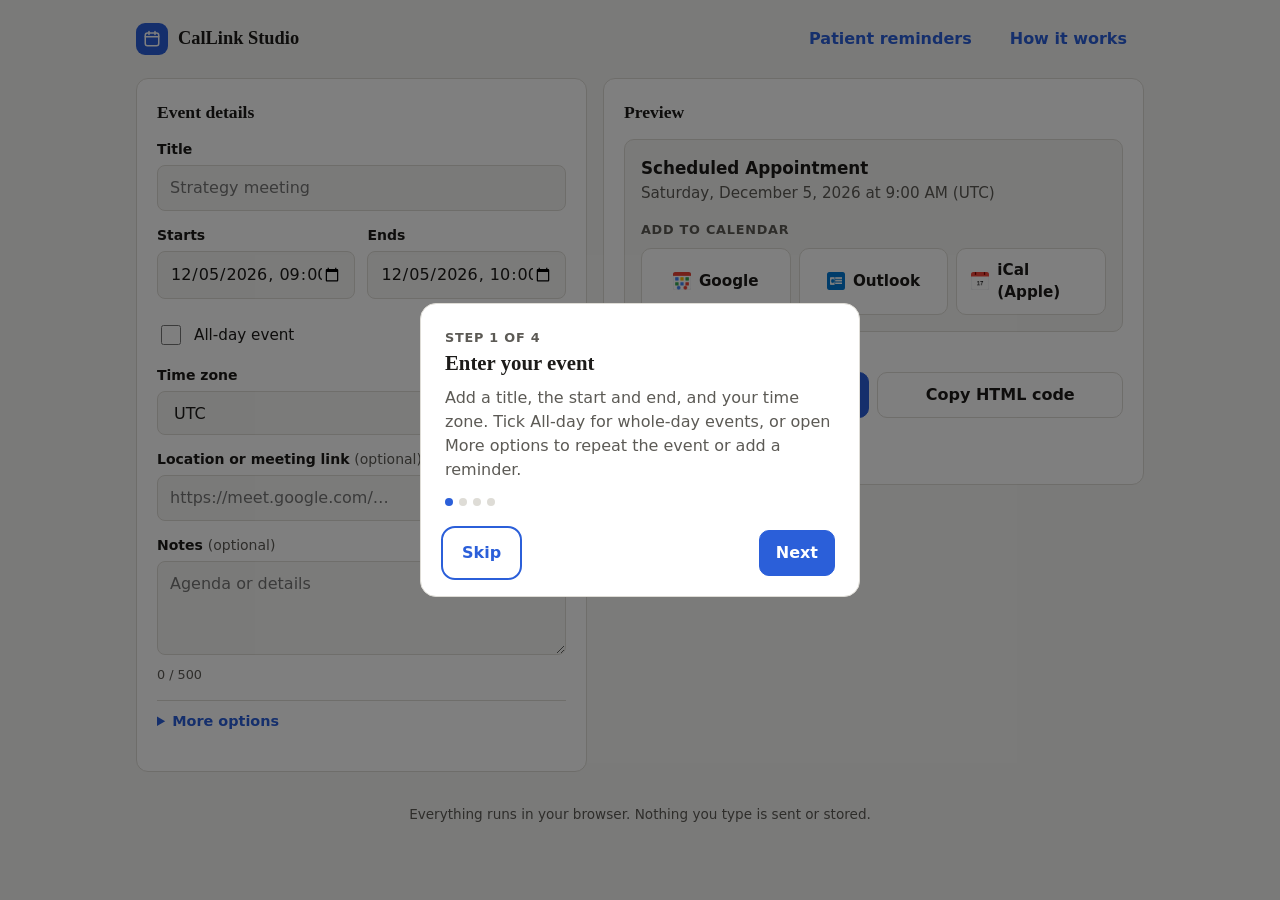
<file: app.html>
<!doctype html>
<html lang="en">
<head>
<meta charset="utf-8">
<meta name="viewport" content="width=device-width, initial-scale=1, viewport-fit=cover">
<meta http-equiv="Content-Security-Policy" content="default-src 'none'; script-src 'self'; style-src 'self' https://fonts.googleapis.com; style-src-attr 'unsafe-inline'; font-src https://fonts.gstatic.com; img-src 'self'; connect-src 'none'; form-action 'none'; base-uri 'none'">
<meta name="referrer" content="no-referrer">
<meta name="color-scheme" content="light dark">
<title>CalLink Studio</title>
<link rel="preconnect" href="https://fonts.googleapis.com">
<link rel="preconnect" href="https://fonts.gstatic.com" crossorigin>
<link href="https://fonts.googleapis.com/css2?family=Fraunces:opsz,wght@9..144,600;9..144,700&family=Source+Sans+3:wght@400;500;600;700&display=swap" rel="stylesheet">
<link rel="stylesheet" href="app.css">
</head>
<body>

<header class="top">
  <a class="brand" href="index.html" aria-label="CalLink Studio home">
    <span class="brand-mark" aria-hidden="true">
      <svg viewBox="0 0 24 24" width="18" height="18" fill="none" stroke="currentColor" stroke-width="2" stroke-linecap="round" stroke-linejoin="round"><rect x="3" y="4" width="18" height="17" rx="3"/><path d="M3 9h18M8 2v4M16 2v4"/></svg>
    </span>
    CalLink Studio
  </a>
  <nav class="top-nav">
    <a class="btn ghost" href="patient-reminders.html">Patient reminders</a>
    <button type="button" class="btn ghost" id="guideBtn">How it works</button>
  </nav>
</header>

<main class="wrap">

  <section class="card" aria-labelledby="h-details">
    <h2 id="h-details">Event details</h2>
    <form id="form" autocomplete="off" novalidate>
      <label class="field">
        <span>Title</span>
        <input id="evTitle" type="text" maxlength="120" placeholder="Strategy meeting" enterkeyhint="next">
      </label>

      <div class="row">
        <label class="field">
          <span>Starts</span>
          <input id="evStart" type="datetime-local" required>
        </label>
        <label class="field">
          <span>Ends</span>
          <input id="evEnd" type="datetime-local" required>
        </label>
      </div>

      <label class="check">
        <input type="checkbox" id="evAllDay">
        <span>All-day event</span>
      </label>

      <label class="field" id="tzField">
        <span>Time zone</span>
        <select id="evTz"></select>
      </label>

      <label class="field">
        <span>Location or meeting link <em>(optional)</em></span>
        <input id="evLoc" type="text" maxlength="300" placeholder="https://meet.google.com/…" inputmode="url">
      </label>

      <label class="field">
        <span>Notes <em>(optional)</em></span>
        <textarea id="evDesc" rows="3" maxlength="500" placeholder="Agenda or details"></textarea>
        <small id="charCount" class="muted">0 / 500</small>
      </label>
      <details class="more">
        <summary>More options</summary>
        <div class="row">
          <label class="field">
            <span>Repeats</span>
            <select id="evRepeat">
              <option value="">Does not repeat</option>
              <option value="DAILY">Daily</option>
              <option value="WEEKLY">Weekly</option>
              <option value="MONTHLY">Monthly</option>
              <option value="YEARLY">Yearly</option>
            </select>
          </label>
          <label class="field" id="timesField" hidden>
            <span>Times <em>(blank = no end)</em></span>
            <input id="evTimes" type="number" min="1" max="365" inputmode="numeric">
          </label>
        </div>
        <label class="field">
          <span>Reminder</span>
          <select id="evReminder">
            <option value="">None</option>
            <option value="10">10 minutes before</option>
            <option value="60">1 hour before</option>
            <option value="1440">1 day before</option>
          </select>
        </label>
        <label class="check">
          <input type="checkbox" id="evExtra">
          <span>Also show Office 365 and Yahoo buttons</span>
        </label>
        <p class="muted">Repeats work in Google and iCal. Reminders work in iCal. Outlook, Office 365 and Yahoo add a single event.</p>
      </details>
    </form>
  </section>

  <section class="card" aria-labelledby="h-preview">
    <h2 id="h-preview">Preview</h2>

    <div class="email" aria-live="polite">
      <p class="email-title" id="pvTitle"></p>
      <p class="email-meta" id="pvWhen"></p>
      <p class="email-meta" id="pvWhere"></p>

      <p class="email-label">Add to calendar</p>
      <div class="cal-btns" id="calBtns">
        <a class="cal-btn" id="btnGoogle" href="#" target="_blank" rel="noopener noreferrer"><img src="icons/google.png" alt="" width="18" height="18"><span>Google</span></a>
        <a class="cal-btn" id="btnOutlook" href="#" target="_blank" rel="noopener noreferrer"><img src="icons/outlook.png" alt="" width="18" height="18"><span>Outlook</span></a>
        <a class="cal-btn" id="btnOffice" href="#" target="_blank" rel="noopener noreferrer" hidden><img src="icons/office365.png" alt="" width="18" height="18"><span>Office 365</span></a>
        <a class="cal-btn" id="btnYahoo" href="#" target="_blank" rel="noopener noreferrer" hidden><img src="icons/yahoo.png" alt="" width="18" height="18"><span>Yahoo</span></a>
        <a class="cal-btn" id="btnIcal" href="#" download="event.ics"><img src="icons/ical.png" alt="" width="18" height="18"><span>iCal (Apple)</span></a>
      </div>
    </div>

    <p id="status" class="status" role="status"></p>

    <div class="actions">
      <button type="button" class="btn primary" id="copyBtns">Copy buttons for email</button>
      <button type="button" class="btn" id="copyHtml">Copy HTML code</button>
    </div>

    <details class="code">
      <summary>View HTML code</summary>
      <pre id="htmlOut" tabindex="0"></pre>
    </details>
  </section>

</main>

<footer class="foot">Everything runs in your browser. Nothing you type is sent or stored.</footer>

<div class="toast" id="toast" role="status" aria-live="polite"></div>

<dialog id="guide" aria-labelledby="guideTitle">
  <div class="guide-body">
    <p class="guide-step" id="guideStep"></p>
    <h2 id="guideTitle"></h2>
    <p id="guideText"></p>
    <div class="dots" id="guideDots" aria-hidden="true"></div>
  </div>
  <div class="guide-actions">
    <button type="button" class="btn ghost" id="guideSkip">Skip</button>
    <span class="spacer"></span>
    <button type="button" class="btn" id="guideBack">Back</button>
    <button type="button" class="btn primary" id="guideNext">Next</button>
  </div>
</dialog>

<script src="app.js"></script>
</body>
</html>
</file>
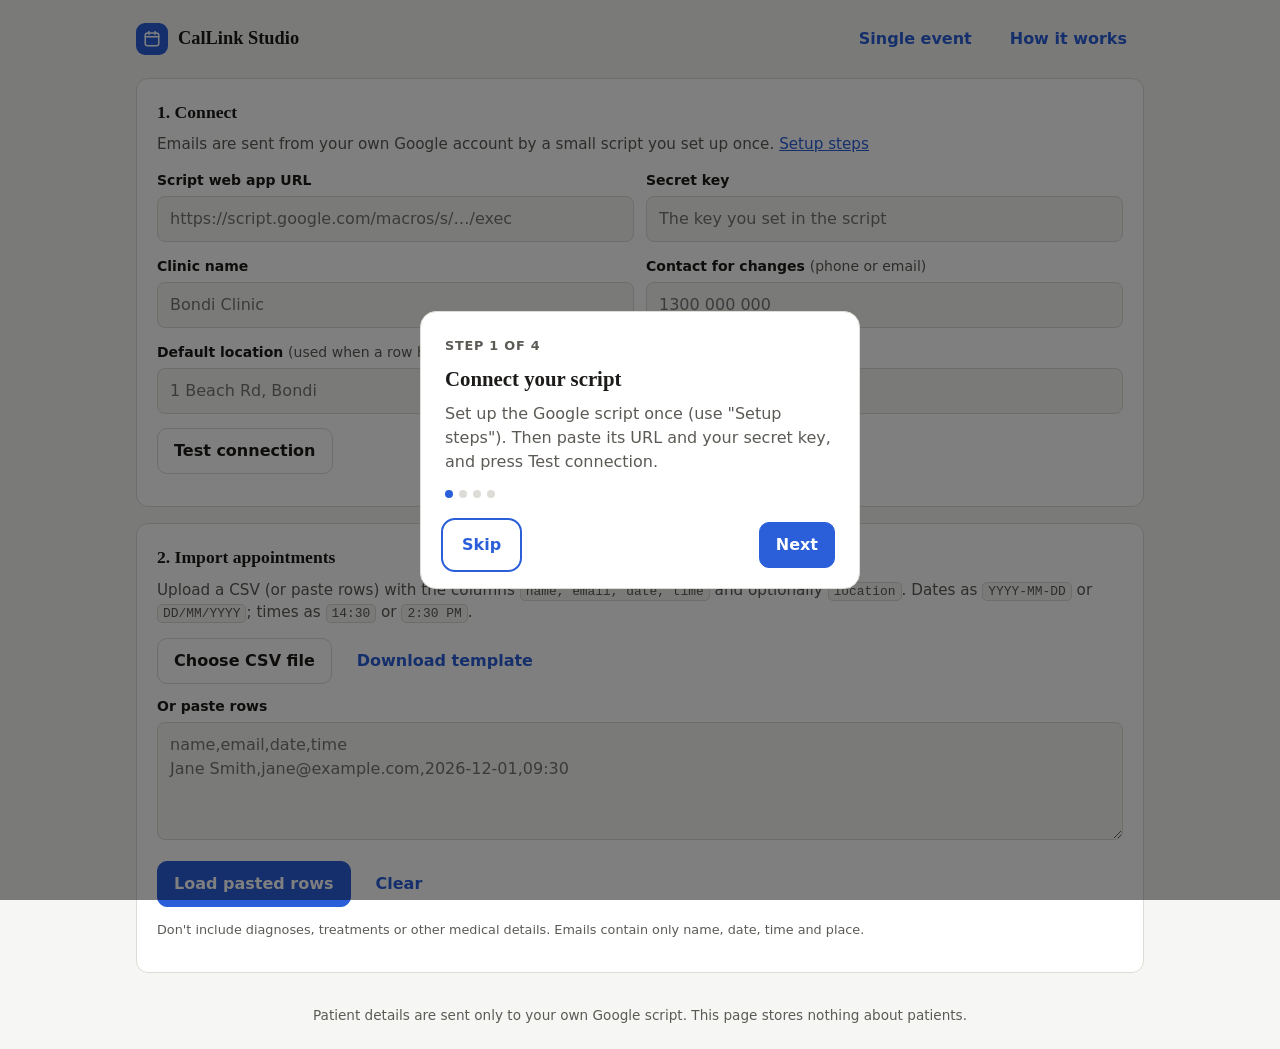
<file: patient-reminders.html>
<!doctype html>
<html lang="en">
<head>
<meta charset="utf-8">
<meta name="viewport" content="width=device-width, initial-scale=1, viewport-fit=cover">
<meta http-equiv="Content-Security-Policy" content="default-src 'none'; script-src 'self'; style-src 'self' https://fonts.googleapis.com; style-src-attr 'unsafe-inline'; font-src https://fonts.gstatic.com; img-src 'self'; connect-src 'self' https://script.google.com https://script.googleusercontent.com; form-action 'none'; base-uri 'none'">
<meta name="referrer" content="no-referrer">
<meta name="color-scheme" content="light dark">
<title>CalLink Studio - Patient reminders</title>
<link rel="preconnect" href="https://fonts.googleapis.com">
<link rel="preconnect" href="https://fonts.gstatic.com" crossorigin>
<link href="https://fonts.googleapis.com/css2?family=Fraunces:opsz,wght@9..144,600;9..144,700&family=Source+Sans+3:wght@400;500;600;700&display=swap" rel="stylesheet">
<link rel="stylesheet" href="app.css">
<link rel="stylesheet" href="reminders.css">
</head>
<body>

<header class="top">
  <a class="brand" href="index.html" aria-label="CalLink Studio home">
    <span class="brand-mark" aria-hidden="true">
      <svg viewBox="0 0 24 24" width="18" height="18" fill="none" stroke="currentColor" stroke-width="2" stroke-linecap="round" stroke-linejoin="round"><rect x="3" y="4" width="18" height="17" rx="3"/><path d="M3 9h18M8 2v4M16 2v4"/></svg>
    </span>
    CalLink Studio
  </a>
  <nav class="top-nav">
    <a class="btn ghost" href="app.html">Single event</a>
    <button type="button" class="btn ghost" id="guideBtn">How it works</button>
  </nav>
</header>

<main class="stack">

  <section class="card" aria-labelledby="h-connect">
    <h2 id="h-connect">1. Connect</h2>
    <p class="lede">Emails are sent from your own Google account by a small script you set up once. <button type="button" class="link" id="setupBtn">Setup steps</button></p>

    <div class="row">
      <label class="field">
        <span>Script web app URL</span>
        <input id="setUrl" type="url" placeholder="https://script.google.com/macros/s/…/exec" inputmode="url" autocomplete="off" spellcheck="false">
      </label>
      <label class="field">
        <span>Secret key</span>
        <input id="setSecret" type="password" placeholder="The key you set in the script" autocomplete="off" spellcheck="false">
      </label>
    </div>
    <div class="row">
      <label class="field">
        <span>Clinic name</span>
        <input id="setClinic" type="text" maxlength="80" placeholder="Bondi Clinic" autocomplete="off">
      </label>
      <label class="field">
        <span>Contact for changes <em>(phone or email)</em></span>
        <input id="setContact" type="text" maxlength="160" placeholder="1300 000 000" autocomplete="off">
      </label>
    </div>
    <label class="field">
      <span>Default location <em>(used when a row has none)</em></span>
      <input id="setLocation" type="text" maxlength="160" placeholder="1 Beach Rd, Bondi" autocomplete="off">
    </label>
    <div class="actions inline">
      <button type="button" class="btn" id="testBtn">Test connection</button>
      <span id="connStatus" class="status ok" role="status"></span>
    </div>
  </section>

  <section class="card" aria-labelledby="h-import">
    <h2 id="h-import">2. Import appointments</h2>
    <p class="lede">Upload a CSV (or paste rows) with the columns <code>name, email, date, time</code> and optionally <code>location</code>. Dates as <code>YYYY-MM-DD</code> or <code>DD/MM/YYYY</code>; times as <code>14:30</code> or <code>2:30 PM</code>.</p>
    <div class="actions inline">
      <label class="btn file-btn">Choose CSV file<input type="file" id="file" accept=".csv,text/csv,text/plain"></label>
      <button type="button" class="btn ghost" id="templateBtn">Download template</button>
    </div>
    <label class="field">
      <span>Or paste rows</span>
      <textarea id="paste" rows="4" spellcheck="false" placeholder="name,email,date,time&#10;Jane Smith,jane@example.com,2026-12-01,09:30"></textarea>
    </label>
    <div class="actions inline">
      <button type="button" class="btn primary" id="loadBtn">Load pasted rows</button>
      <button type="button" class="btn ghost" id="clearBtn">Clear</button>
    </div>
    <p class="muted">Don't include diagnoses, treatments or other medical details. Emails contain only name, date, time and place.</p>
  </section>

  <section class="card" id="reviewCard" aria-labelledby="h-review" hidden>
    <h2 id="h-review">3. Review and send</h2>
    <p id="summary" class="summary" role="status"></p>
    <div class="table-wrap">
      <table id="table">
        <thead>
          <tr><th>Patient</th><th>Email</th><th>Appointment</th><th>Reminders</th><th>Status</th></tr>
        </thead>
        <tbody id="tbody"></tbody>
      </table>
    </div>
    <div class="actions">
      <button type="button" class="btn primary" id="sendBtn">Send confirmations &amp; schedule reminders</button>
    </div>
    <p class="muted">Each patient gets a confirmation now, then a reminder 1 week and 1 day before. Appointments closer than that skip the reminders that no longer fit. To cancel one, set its Status to CANCELLED in the Google Sheet.</p>
  </section>

</main>

<footer class="foot">Patient details are sent only to your own Google script. This page stores nothing about patients.</footer>

<div class="toast" id="toast" role="status" aria-live="polite"></div>

<dialog id="confirm" aria-labelledby="confirmTitle">
  <div class="guide-body">
    <h2 id="confirmTitle">Send to <span id="confirmCount"></span>?</h2>
    <p>This emails each patient a confirmation right now and schedules their reminders. It cannot be undone from this page.</p>
  </div>
  <div class="guide-actions">
    <span class="spacer"></span>
    <button type="button" class="btn" id="confirmNo">Cancel</button>
    <button type="button" class="btn primary" id="confirmYes">Send</button>
  </div>
</dialog>

<dialog id="setup" aria-labelledby="setupTitle" class="wide">
  <div class="guide-body">
    <h2 id="setupTitle">One-time setup (about 10 minutes)</h2>
    <ol class="steps">
      <li>Create a new <strong>Google Sheet</strong>. Open <em>Extensions → Apps Script</em>.</li>
      <li>Press <button type="button" class="link" id="copyScript">Copy script</button>, delete the sample code in the editor, paste, and save.</li>
      <li>Open <em>Project Settings → Script Properties</em> and add <code>SECRET</code> with a long random value (12+ characters). Keep it private.</li>
      <li>Choose <em>Deploy → New deployment → Web app</em>. Execute as <strong>Me</strong>, access <strong>Anyone</strong>. Authorise when asked, then copy the web app URL.</li>
      <li>Set the script's time zone in <em>Project Settings</em> to your clinic's.</li>
      <li>Paste the URL and secret above, then press <strong>Test connection</strong>.</li>
    </ol>
    <p class="muted">Patient data is kept in the "Appointments" sheet of your own spreadsheet and deleted 30 days after each appointment.</p>
  </div>
  <div class="guide-actions">
    <span class="spacer"></span>
    <button type="button" class="btn primary" id="setupClose">Done</button>
  </div>
</dialog>

<dialog id="guide" aria-labelledby="guideTitle">
  <div class="guide-body">
    <p class="guide-step" id="guideStep"></p>
    <h2 id="guideTitle"></h2>
    <p id="guideText"></p>
    <div class="dots" id="guideDots" aria-hidden="true"></div>
  </div>
  <div class="guide-actions">
    <button type="button" class="btn ghost" id="guideSkip">Skip</button>
    <span class="spacer"></span>
    <button type="button" class="btn" id="guideBack">Back</button>
    <button type="button" class="btn primary" id="guideNext">Next</button>
  </div>
</dialog>

<script src="patient-reminders.js"></script>
</body>
</html>
</file>
<file: app.css>
:root {
  --bg: #f6f6f4;
  --surface: #ffffff;
  --fg: #1c1b19;
  --fg-2: #5c5a55;
  --line: #dedcd6;
  --accent: #2b5fd9;
  --accent-fg: #ffffff;
  --err: #b3261e;
  --radius: 12px;
  --head: 'Fraunces', Georgia, serif;
  --body: 'Source Sans 3', system-ui, -apple-system, 'Segoe UI', sans-serif;
}
@media (prefers-color-scheme: dark) {
  :root {
    --bg: #131312;
    --surface: #1c1c1a;
    --fg: #f1efe9;
    --fg-2: #a9a69d;
    --line: #333330;
    --accent: #7ba2ff;
    --accent-fg: #0b1020;
    --err: #ff8a80;
  }
}

* { box-sizing: border-box; }
html { -webkit-text-size-adjust: 100%; }
body {
  margin: 0;
  background: var(--bg);
  color: var(--fg);
  font-family: var(--body);
  font-size: 16px;
  line-height: 1.5;
}

.top {
  display: flex; align-items: center; justify-content: space-between;
  gap: 12px;
  max-width: 1040px; margin: 0 auto;
  padding: 16px max(16px, env(safe-area-inset-right)) 8px max(16px, env(safe-area-inset-left));
}
.brand {
  display: inline-flex; align-items: center; gap: 10px;
  font-family: var(--head); font-weight: 700; font-size: 1.15rem;
  color: var(--fg); text-decoration: none;
}
.brand-mark {
  display: grid; place-items: center;
  width: 32px; height: 32px; border-radius: 9px;
  background: var(--accent); color: var(--accent-fg);
}

.wrap {
  max-width: 1040px; margin: 0 auto;
  padding: 8px max(16px, env(safe-area-inset-right)) 24px max(16px, env(safe-area-inset-left));
  display: grid; gap: 16px;
  grid-template-columns: 1fr;
}
@media (min-width: 820px) {
  .wrap { grid-template-columns: minmax(0, 5fr) minmax(0, 6fr); align-items: start; }
}

.card {
  background: var(--surface);
  border: 1px solid var(--line);
  border-radius: var(--radius);
  padding: 20px;
}
.card h2 {
  margin: 0 0 14px;
  font-family: var(--head); font-size: 1.1rem; font-weight: 600;
}

.field { display: block; margin-bottom: 14px; }
.field > span { display: block; font-size: .875rem; font-weight: 600; margin-bottom: 5px; }
.field em { font-style: normal; font-weight: 400; color: var(--fg-2); }
.row { display: grid; gap: 12px; grid-template-columns: 1fr; }
.row > .field { min-width: 0; }
@media (min-width: 440px) { .row { grid-template-columns: 1fr 1fr; } }

input, select, textarea {
  width: 100%;
  font: inherit; color: inherit;
  background: var(--bg);
  border: 1px solid var(--line);
  border-radius: 8px;
  padding: 10px 12px;
  min-height: 44px;
  min-width: 0;
}
textarea { resize: vertical; }
input:focus-visible, select:focus-visible, textarea:focus-visible,
.btn:focus-visible, .cal-btn:focus-visible, summary:focus-visible, pre:focus-visible {
  outline: 2px solid var(--accent); outline-offset: 2px;
}
input[aria-invalid="true"] { border-color: var(--err); }
.muted { color: var(--fg-2); font-size: .8rem; }

.email {
  border: 1px solid var(--line);
  border-radius: 10px;
  padding: 16px;
  background: var(--bg);
}
.email p { margin: 0; }
.email-title { font-weight: 700; font-size: 1.05rem; overflow-wrap: anywhere; }
.email-meta { color: var(--fg-2); font-size: .95rem; overflow-wrap: anywhere; }
.email-meta a { color: var(--accent); }
.email-label { margin-top: 16px !important; font-size: .8rem; font-weight: 700; text-transform: uppercase; letter-spacing: .06em; color: var(--fg-2); }

/* Buttons wrap and stretch to fit any width */
.cal-btns { display: flex; flex-wrap: wrap; gap: 8px; margin-top: 8px; }
.cal-btn {
  flex: 1 1 140px;
  display: inline-flex; align-items: center; justify-content: center; gap: 8px;
  min-height: 44px; padding: 10px 14px;
  background: var(--surface); color: var(--fg);
  border: 1px solid var(--line); border-radius: 10px;
  font-weight: 600; font-size: .95rem; text-decoration: none;
  transition: border-color .15s, transform .05s;
}
.cal-btn:hover { border-color: var(--accent); }
.cal-btn:active { transform: translateY(1px); }
.cal-btn[aria-disabled="true"] { opacity: .5; pointer-events: none; }
.cal-btn img { display: block; width: 18px; height: 18px; }

.status { min-height: 1.4em; margin: 12px 0 0; font-size: .9rem; color: var(--err); }

.actions { display: flex; flex-wrap: wrap; gap: 8px; margin-top: 8px; }
.actions .btn { flex: 1 1 180px; }

.btn {
  font: inherit; font-weight: 600; cursor: pointer;
  min-height: 44px; padding: 10px 16px;
  border-radius: 10px;
  background: var(--surface); color: var(--fg);
  border: 1px solid var(--line);
}
.btn:hover { border-color: var(--accent); }
.btn.primary { background: var(--accent); color: var(--accent-fg); border-color: var(--accent); }
.btn.ghost { background: transparent; border-color: transparent; color: var(--accent); }
.btn:disabled { opacity: .5; cursor: not-allowed; }

.code { margin-top: 14px; }
.code summary { cursor: pointer; font-size: .9rem; color: var(--fg-2); min-height: 32px; }
.code pre {
  margin: 8px 0 0; padding: 12px;
  max-height: 220px; overflow: auto;
  background: var(--bg); border: 1px solid var(--line); border-radius: 8px;
  font: .75rem/1.5 ui-monospace, Menlo, Consolas, monospace;
  white-space: pre-wrap; overflow-wrap: anywhere;
}

.foot {
  max-width: 1040px; margin: 0 auto;
  padding: 8px 16px calc(24px + env(safe-area-inset-bottom));
  text-align: center; color: var(--fg-2); font-size: .85rem;
}

.toast {
  position: fixed; left: 50%; bottom: calc(20px + env(safe-area-inset-bottom));
  transform: translate(-50%, 20px); opacity: 0; pointer-events: none;
  max-width: min(92vw, 420px);
  padding: 10px 16px; border-radius: 10px;
  background: var(--fg); color: var(--bg);
  font-size: .9rem; font-weight: 600; text-align: center;
  transition: opacity .2s, transform .2s;
  z-index: 50;
}
.toast.show { opacity: 1; transform: translate(-50%, 0); }

/* Guide popup */
dialog {
  width: min(92vw, 440px);
  padding: 0; border: 1px solid var(--line); border-radius: 16px;
  background: var(--surface); color: var(--fg);
}
dialog::backdrop { background: rgba(0, 0, 0, .5); }
.guide-body { padding: 24px 24px 8px; }
.guide-step { margin: 0 0 6px; font-size: .8rem; font-weight: 700; letter-spacing: .06em; text-transform: uppercase; color: var(--accent); }
.guide-body h2 { margin: 0 0 8px; font-family: var(--head); font-size: 1.3rem; }
.guide-body p { margin: 0; color: var(--fg-2); }
.dots { display: flex; gap: 6px; margin-top: 16px; }
.dots span { width: 8px; height: 8px; border-radius: 50%; background: var(--line); }
.dots span.on { background: var(--accent); }
.guide-actions { display: flex; align-items: center; gap: 8px; padding: 16px 24px 20px; }
.spacer { flex: 1; }

@media (max-width: 420px) {
  .card { padding: 16px; }
  .actions .btn, .cal-btn { flex-basis: 100%; }
}
@media (prefers-reduced-motion: reduce) {
  * { transition: none !important; }
}

[hidden] { display: none !important; }
.check { display: flex; align-items: center; gap: 10px; min-height: 44px; margin-bottom: 8px; cursor: pointer; font-size: .95rem; }
.check input { width: 20px; height: 20px; min-height: 0; flex: none; accent-color: var(--accent); }
.more { margin-top: 4px; border-top: 1px solid var(--line); padding-top: 10px; }
.more summary { cursor: pointer; font-weight: 600; font-size: .9rem; color: var(--accent); min-height: 32px; margin-bottom: 8px; }
.more .muted { margin: 0; }

.top-nav { display: flex; gap: 4px; align-items: center; flex-wrap: wrap; justify-content: flex-end; }
.top-nav a.btn { text-decoration: none; display: inline-flex; align-items: center; }
</file>
<file: reminders.css>
.top-nav { display: flex; gap: 4px; align-items: center; flex-wrap: wrap; justify-content: flex-end; }
.top-nav a.btn { text-decoration: none; display: inline-flex; align-items: center; }

.stack {
  max-width: 1040px; margin: 0 auto;
  padding: 8px max(16px, env(safe-area-inset-right)) 24px max(16px, env(safe-area-inset-left));
  display: grid; gap: 16px;
}
.lede { margin: -6px 0 14px; color: var(--fg-2); font-size: .95rem; }
.lede code, .muted code, .steps code {
  background: var(--bg); border: 1px solid var(--line); border-radius: 5px; padding: 1px 5px; font-size: .85em;
}
.link { font: inherit; color: var(--accent); background: none; border: 0; padding: 0; cursor: pointer; text-decoration: underline; }
.link:focus-visible { outline: 2px solid var(--accent); outline-offset: 2px; }

.actions.inline { margin: 0 0 12px; align-items: center; }
.actions.inline .btn { flex: 0 0 auto; }
.file-btn { position: relative; display: inline-flex; align-items: center; cursor: pointer; overflow: hidden; }
.file-btn input { position: absolute; inset: 0; opacity: 0; cursor: pointer; min-height: 0; }
.file-btn:focus-within { outline: 2px solid var(--accent); outline-offset: 2px; }

.status { margin: 0; min-height: 0; }
.status.ok { color: #1a7f37; }
@media (prefers-color-scheme: dark) { .status.ok { color: #6fdc8c; } }
.status.err { color: var(--err); }

.summary { margin: 0 0 12px; font-weight: 600; }

.table-wrap { overflow-x: auto; border: 1px solid var(--line); border-radius: 10px; }
table { width: 100%; border-collapse: collapse; font-size: .92rem; }
th, td { padding: 10px 12px; text-align: left; vertical-align: top; border-bottom: 1px solid var(--line); }
th { font-size: .78rem; text-transform: uppercase; letter-spacing: .05em; color: var(--fg-2); background: var(--bg); }
tr:last-child td { border-bottom: 0; }
td.em { overflow-wrap: anywhere; }
.tag { display: inline-block; padding: 2px 8px; border-radius: 99px; font-size: .78rem; font-weight: 700; border: 1px solid var(--line); }
.tag.ready { color: #1a7f37; border-color: currentColor; }
.tag.error, .tag.failed, .tag.invalid { color: var(--err); border-color: currentColor; }
.tag.sent { background: #1a7f37; color: #fff; border-color: #1a7f37; }
.tag.duplicate { color: var(--fg-2); }
@media (prefers-color-scheme: dark) { .tag.ready { color: #6fdc8c; } }
.sub { display: block; color: var(--fg-2); font-size: .82rem; }

dialog.wide { width: min(94vw, 560px); }
.steps { margin: 0 0 12px; padding-left: 1.2em; color: var(--fg-2); }
.steps li { margin-bottom: 8px; }
.steps strong, .steps em { color: var(--fg); font-style: normal; }
.guide-body p { margin-bottom: 8px; }

/* Phones: each table row becomes a card */
@media (max-width: 640px) {
  .table-wrap { border: 0; overflow: visible; }
  table, tbody, tr, td { display: block; width: 100%; }
  thead { position: absolute; left: -9999px; }
  tr { border: 1px solid var(--line); border-radius: 10px; margin-bottom: 10px; padding: 6px 0; background: var(--bg); }
  td { border: 0; padding: 6px 12px; display: grid; grid-template-columns: 96px 1fr; gap: 8px; }
  td::before { content: attr(data-label); color: var(--fg-2); font-size: .78rem; font-weight: 700; text-transform: uppercase; letter-spacing: .04em; padding-top: 2px; }
  .actions.inline .btn { flex: 1 1 100%; }
  .actions.inline .status { flex: 1 1 100%; }
}
</file>
